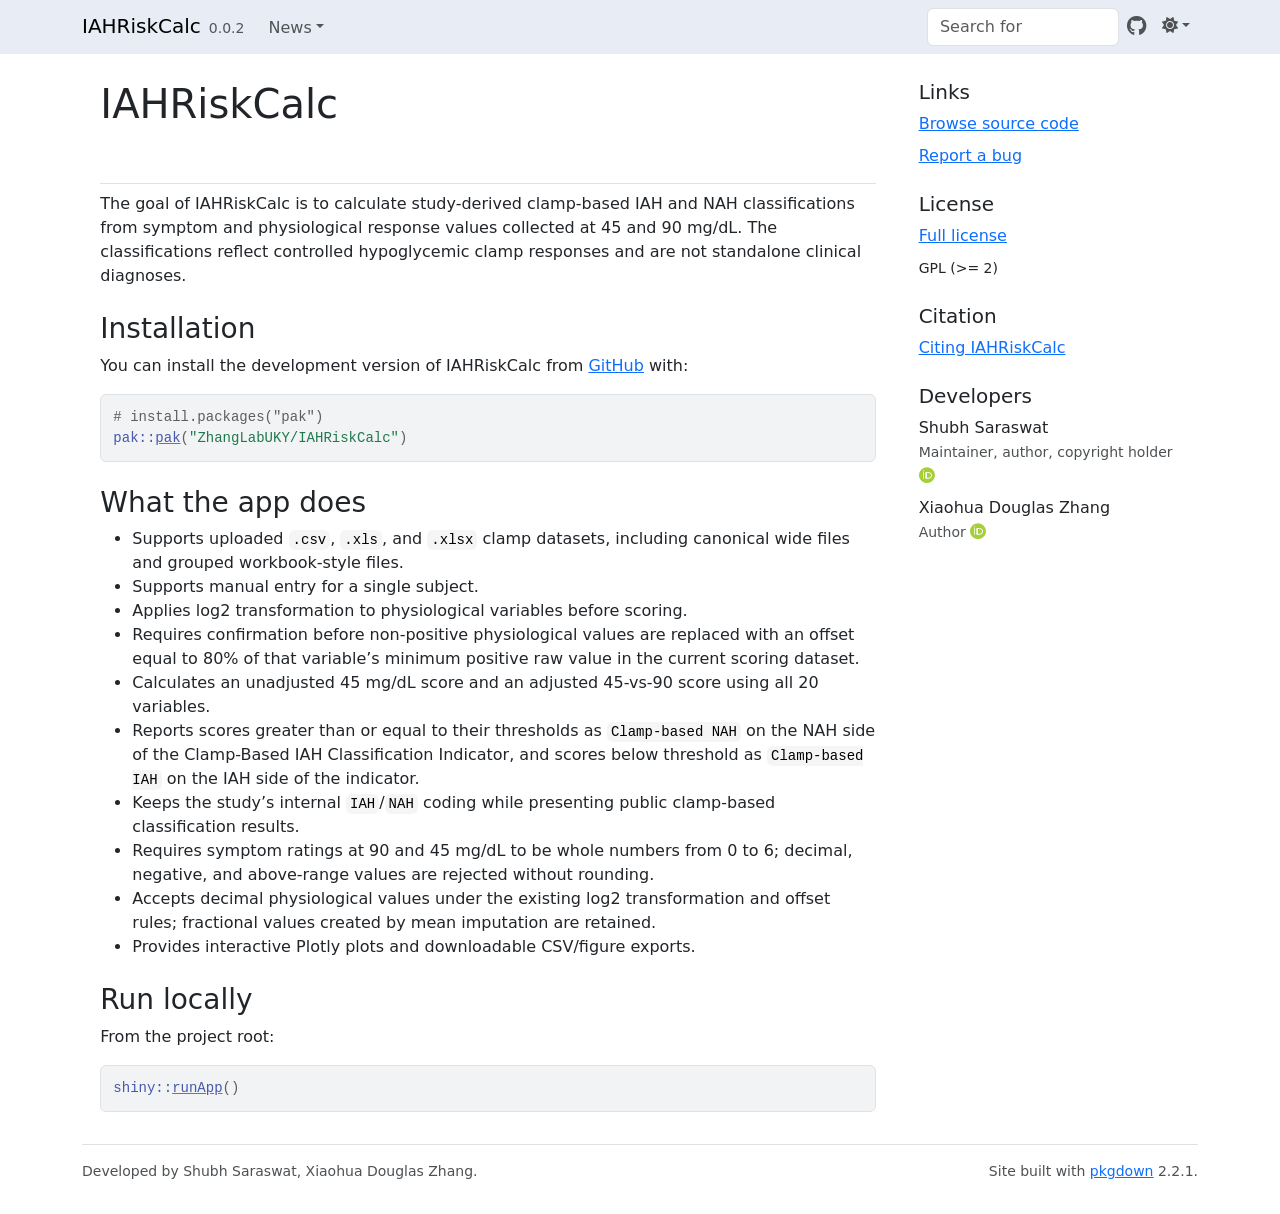
<file: index.html>
<!DOCTYPE html>
<!-- Generated by pkgdown: do not edit by hand --><html lang="en-US">
<head>
<meta http-equiv="Content-Type" content="text/html; charset=UTF-8">
<meta charset="utf-8">
<meta http-equiv="X-UA-Compatible" content="IE=edge">
<meta name="viewport" content="width=device-width, initial-scale=1, shrink-to-fit=no">
<title>Clamp-Based IAH Classification Calculator • IAHRiskCalc</title>
<script src="lightswitch.js"></script><script src="deps/jquery-3.6.0/jquery-3.6.0.min.js"></script><meta name="viewport" content="width=device-width, initial-scale=1, shrink-to-fit=no">
<link href="deps/bootstrap-5.3.8/bootstrap.min.css" rel="stylesheet">
<script src="deps/bootstrap-5.3.8/bootstrap.bundle.min.js"></script><link href="deps/font-awesome-6.5.2/css/all.min.css" rel="stylesheet">
<link href="deps/font-awesome-6.5.2/css/v4-shims.min.css" rel="stylesheet">
<script src="deps/headroom-0.11.0/headroom.min.js"></script><script src="deps/headroom-0.11.0/jQuery.headroom.min.js"></script><script src="deps/bootstrap-toc-1.0.1/bootstrap-toc.min.js"></script><script src="deps/clipboard.js-2.0.11/clipboard.min.js"></script><script src="deps/search-1.0.0/autocomplete.jquery.min.js"></script><script src="deps/search-1.0.0/fuse.min.js"></script><script src="deps/search-1.0.0/mark.min.js"></script><!-- pkgdown --><script src="pkgdown.js"></script><meta property="og:title" content="Clamp-Based IAH Classification Calculator">
<meta name="description" content="Shiny application for calculating study-derived, clamp-based IAH and NAH classifications from uploaded or manually entered physiological and symptom response data. Classifications reflect controlled hypoglycemic clamp responses and are not standalone clinical diagnoses.">
<meta property="og:description" content="Shiny application for calculating study-derived, clamp-based IAH and NAH classifications from uploaded or manually entered physiological and symptom response data. Classifications reflect controlled hypoglycemic clamp responses and are not standalone clinical diagnoses.">
</head>
<body>
    <a href="#main" class="visually-hidden-focusable">Skip to contents</a>


    <nav class="navbar navbar-expand-lg fixed-top " aria-label="Site navigation"><div class="container">

    <a class="navbar-brand me-2" href="index.html">IAHRiskCalc</a>

    <small class="nav-text text-muted me-auto" data-bs-toggle="tooltip" data-bs-placement="bottom" title="Released version">0.0.2</small>


    <button class="navbar-toggler" type="button" data-bs-toggle="collapse" data-bs-target="#navbar" aria-controls="navbar" aria-expanded="false" aria-label="Toggle navigation">
      <span class="navbar-toggler-icon"></span>
    </button>

    <div id="navbar" class="collapse navbar-collapse ms-3">
      <ul class="navbar-nav me-auto">
<li class="nav-item dropdown">
  <button class="nav-link dropdown-toggle" type="button" id="dropdown-news" data-bs-toggle="dropdown" aria-expanded="false" aria-haspopup="true">News</button>
  <ul class="dropdown-menu" aria-labelledby="dropdown-news">
<li><a class="dropdown-item" href="news/index.html">Changelog</a></li>
  </ul>
</li>
      </ul>
<ul class="navbar-nav">
<li class="nav-item"><form class="form-inline" role="search">
 <input class="form-control" type="search" name="search-input" id="search-input" autocomplete="off" aria-label="Search site" placeholder="Search for" data-search-index="search.json">
</form></li>
<li class="nav-item"><a class="external-link nav-link" href="https://github.com/ZhangLabUKY/IAHRiskCalc/" aria-label="GitHub"><span class="fa fab fa-github fa-lg"></span></a></li>
<li class="nav-item dropdown">
  <button class="nav-link dropdown-toggle" type="button" id="dropdown-lightswitch" data-bs-toggle="dropdown" aria-expanded="false" aria-haspopup="true" aria-label="Light switch"><span class="fa fa-sun"></span></button>
  <ul class="dropdown-menu dropdown-menu-end" aria-labelledby="dropdown-lightswitch">
<li><button class="dropdown-item" data-bs-theme-value="light"><span class="fa fa-sun"></span> Light</button></li>
    <li><button class="dropdown-item" data-bs-theme-value="dark"><span class="fa fa-moon"></span> Dark</button></li>
    <li><button class="dropdown-item" data-bs-theme-value="auto"><span class="fa fa-adjust"></span> Auto</button></li>
  </ul>
</li>
      </ul>
</div>


  </div>
</nav><div class="container template-home">
<div class="row">
  <main id="main" class="col-md-9"><div class="section level1">
<div class="page-header"><h1 id="iahriskcalc">IAHRiskCalc<a class="anchor" aria-label="anchor" href="#iahriskcalc"></a>
</h1></div>
<!-- badges: start -->

<p>The goal of IAHRiskCalc is to calculate study-derived clamp-based IAH and NAH classifications from symptom and physiological response values collected at 45 and 90 mg/dL. The classifications reflect controlled hypoglycemic clamp responses and are not standalone clinical diagnoses.</p>
<div class="section level2">
<h2 id="installation">Installation<a class="anchor" aria-label="anchor" href="#installation"></a>
</h2>
<p>You can install the development version of IAHRiskCalc from <a href="https://github.com/ZhangLabUKY/IAHRiskCalc" class="external-link">GitHub</a> with:</p>
<div class="sourceCode" id="cb1"><pre class="downlit sourceCode r">
<code class="sourceCode R"><span><span class="co"># install.packages("pak")</span></span>
<span><span class="fu">pak</span><span class="fu">::</span><span class="fu"><a href="https://pak.r-lib.org/reference/pak.html" class="external-link">pak</a></span><span class="op">(</span><span class="st">"ZhangLabUKY/IAHRiskCalc"</span><span class="op">)</span></span></code></pre></div>
</div>
<div class="section level2">
<h2 id="what-the-app-does">What the app does<a class="anchor" aria-label="anchor" href="#what-the-app-does"></a>
</h2>
<ul>
<li>Supports uploaded <code>.csv</code>, <code>.xls</code>, and <code>.xlsx</code> clamp datasets, including canonical wide files and grouped workbook-style files.</li>
<li>Supports manual entry for a single subject.</li>
<li>Applies log2 transformation to physiological variables before scoring.</li>
<li>Requires confirmation before non-positive physiological values are replaced with an offset equal to 80% of that variable’s minimum positive raw value in the current scoring dataset.</li>
<li>Calculates an unadjusted 45 mg/dL score and an adjusted 45-vs-90 score using all 20 variables.</li>
<li>Reports scores greater than or equal to their thresholds as <code>Clamp-based NAH</code> on the NAH side of the Clamp-Based IAH Classification Indicator, and scores below threshold as <code>Clamp-based IAH</code> on the IAH side of the indicator.</li>
<li>Keeps the study’s internal <code>IAH</code>/<code>NAH</code> coding while presenting public clamp-based classification results.</li>
<li>Requires symptom ratings at 90 and 45 mg/dL to be whole numbers from 0 to 6; decimal, negative, and above-range values are rejected without rounding.</li>
<li>Accepts decimal physiological values under the existing log2 transformation and offset rules; fractional values created by mean imputation are retained.</li>
<li>Provides interactive Plotly plots and downloadable CSV/figure exports.</li>
</ul>
</div>
<div class="section level2">
<h2 id="run-locally">Run locally<a class="anchor" aria-label="anchor" href="#run-locally"></a>
</h2>
<p>From the project root:</p>
<div class="sourceCode" id="cb2"><pre class="downlit sourceCode r">
<code class="sourceCode R"><span><span class="fu">shiny</span><span class="fu">::</span><span class="fu"><a href="https://rdrr.io/pkg/shiny/man/runApp.html" class="external-link">runApp</a></span><span class="op">(</span><span class="op">)</span></span></code></pre></div>
</div>
</div>
  </main><aside class="col-md-3"><div class="links">
<h2 data-toc-skip>Links</h2>
<ul class="list-unstyled">
<li><a href="https://github.com/ZhangLabUKY/IAHRiskCalc/" class="external-link">Browse source code</a></li>
<li><a href="https://github.com/ZhangLabUKY/IAHRiskCalc/issues" class="external-link">Report a bug</a></li>
</ul>
</div>

<div class="license">
<h2 data-toc-skip>License</h2>
<ul class="list-unstyled">
<li><a href="LICENSE.html">Full license</a></li>
<li><small>GPL (&gt;= 2)</small></li>
</ul>
</div>


<div class="citation">
<h2 data-toc-skip>Citation</h2>
<ul class="list-unstyled">
<li><a href="authors.html#citation">Citing IAHRiskCalc</a></li>
</ul>
</div>

<div class="developers">
<h2 data-toc-skip>Developers</h2>
<ul class="list-unstyled">
<li>Shubh Saraswat <br><small class="roles"> Maintainer, author, copyright holder </small> <a href="https://orcid.org/0009-0009-2359-1484" target="orcid.widget" aria-label="ORCID" class="external-link"><span class="fab fa-orcid orcid" aria-hidden="true"></span></a>  </li>
<li>Xiaohua Douglas Zhang <br><small class="roles"> Author </small> <a href="https://orcid.org/0000-0002-2486-7931" target="orcid.widget" aria-label="ORCID" class="external-link"><span class="fab fa-orcid orcid" aria-hidden="true"></span></a>  </li>
</ul>
</div>



  </aside>
</div>


    <footer><div class="pkgdown-footer-left">
  <p>Developed by Shubh Saraswat, Xiaohua Douglas Zhang.</p>
</div>

<div class="pkgdown-footer-right">
  <p>Site built with <a href="https://pkgdown.r-lib.org/" class="external-link">pkgdown</a> 2.2.1.</p>
</div>

    </footer>
</div>





  </body>
</html>
</file>
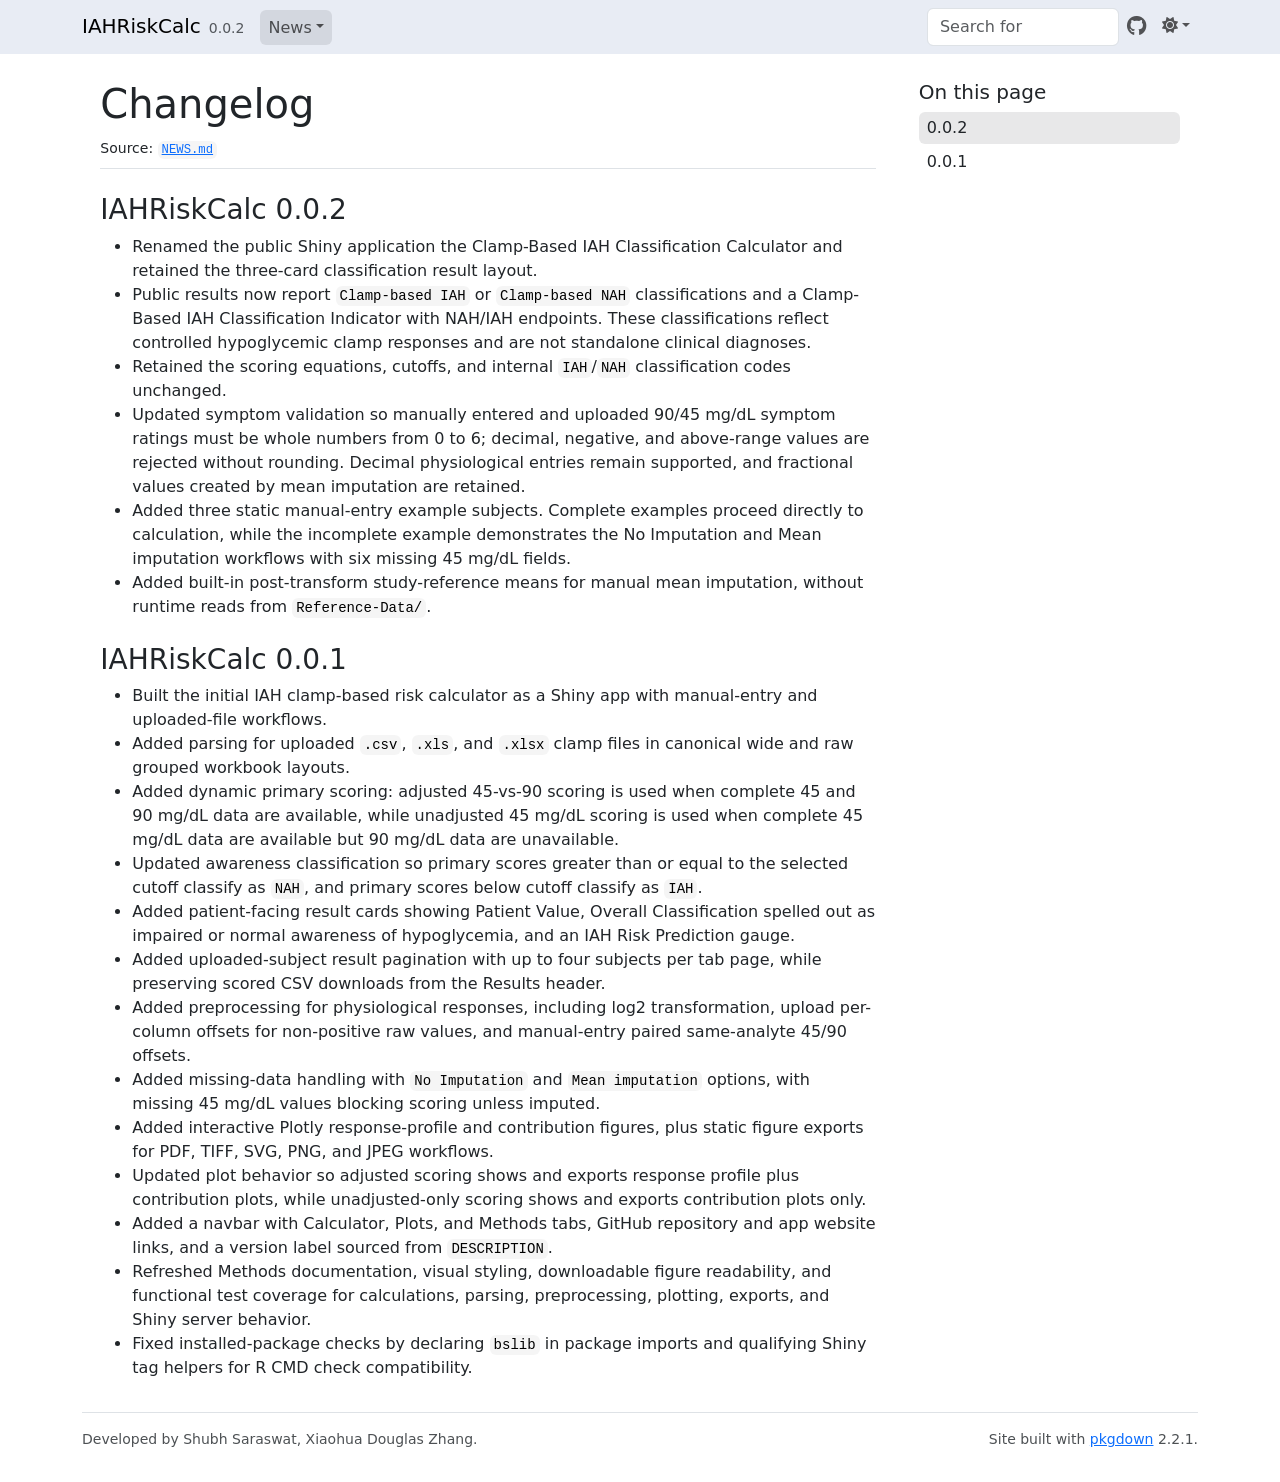
<file: news/index.html>
<!DOCTYPE html>
<!-- Generated by pkgdown: do not edit by hand --><html lang="en-US"><head><meta http-equiv="Content-Type" content="text/html; charset=UTF-8"><meta charset="utf-8"><meta http-equiv="X-UA-Compatible" content="IE=edge"><meta name="viewport" content="width=device-width, initial-scale=1, shrink-to-fit=no"><title>Changelog • IAHRiskCalc</title><script src="../lightswitch.js"></script><script src="../deps/jquery-3.6.0/jquery-3.6.0.min.js"></script><meta name="viewport" content="width=device-width, initial-scale=1, shrink-to-fit=no"><link href="../deps/bootstrap-5.3.8/bootstrap.min.css" rel="stylesheet"><script src="../deps/bootstrap-5.3.8/bootstrap.bundle.min.js"></script><link href="../deps/font-awesome-6.5.2/css/all.min.css" rel="stylesheet"><link href="../deps/font-awesome-6.5.2/css/v4-shims.min.css" rel="stylesheet"><script src="../deps/headroom-0.11.0/headroom.min.js"></script><script src="../deps/headroom-0.11.0/jQuery.headroom.min.js"></script><script src="../deps/bootstrap-toc-1.0.1/bootstrap-toc.min.js"></script><script src="../deps/clipboard.js-2.0.11/clipboard.min.js"></script><script src="../deps/search-1.0.0/autocomplete.jquery.min.js"></script><script src="../deps/search-1.0.0/fuse.min.js"></script><script src="../deps/search-1.0.0/mark.min.js"></script><!-- pkgdown --><script src="../pkgdown.js"></script><meta property="og:title" content="Changelog"></head><body>
    <a href="#main" class="visually-hidden-focusable">Skip to contents</a>


    <nav class="navbar navbar-expand-lg fixed-top " aria-label="Site navigation"><div class="container">

    <a class="navbar-brand me-2" href="../index.html">IAHRiskCalc</a>

    <small class="nav-text text-muted me-auto" data-bs-toggle="tooltip" data-bs-placement="bottom" title="Released version">0.0.2</small>


    <button class="navbar-toggler" type="button" data-bs-toggle="collapse" data-bs-target="#navbar" aria-controls="navbar" aria-expanded="false" aria-label="Toggle navigation">
      <span class="navbar-toggler-icon"></span>
    </button>

    <div id="navbar" class="collapse navbar-collapse ms-3">
      <ul class="navbar-nav me-auto"><li class="active nav-item dropdown">
  <button class="nav-link dropdown-toggle" type="button" id="dropdown-news" data-bs-toggle="dropdown" aria-expanded="false" aria-haspopup="true">News</button>
  <ul class="dropdown-menu" aria-labelledby="dropdown-news"><li><a class="dropdown-item" href="../news/index.html">Changelog</a></li>
  </ul></li>
      </ul><ul class="navbar-nav"><li class="nav-item"><form class="form-inline" role="search">
 <input class="form-control" type="search" name="search-input" id="search-input" autocomplete="off" aria-label="Search site" placeholder="Search for" data-search-index="../search.json"></form></li>
<li class="nav-item"><a class="external-link nav-link" href="https://github.com/ZhangLabUKY/IAHRiskCalc/" aria-label="GitHub"><span class="fa fab fa-github fa-lg"></span></a></li>
<li class="nav-item dropdown">
  <button class="nav-link dropdown-toggle" type="button" id="dropdown-lightswitch" data-bs-toggle="dropdown" aria-expanded="false" aria-haspopup="true" aria-label="Light switch"><span class="fa fa-sun"></span></button>
  <ul class="dropdown-menu dropdown-menu-end" aria-labelledby="dropdown-lightswitch"><li><button class="dropdown-item" data-bs-theme-value="light"><span class="fa fa-sun"></span> Light</button></li>
    <li><button class="dropdown-item" data-bs-theme-value="dark"><span class="fa fa-moon"></span> Dark</button></li>
    <li><button class="dropdown-item" data-bs-theme-value="auto"><span class="fa fa-adjust"></span> Auto</button></li>
  </ul></li>
      </ul></div>


  </div>
</nav><div class="container template-news">
<div class="row">
  <main id="main" class="col-md-9"><div class="page-header">

      <h1>Changelog</h1>
      <small>Source: <a href="https://github.com/ZhangLabUKY/IAHRiskCalc/blob/master/NEWS.md" class="external-link"><code>NEWS.md</code></a></small>
    </div>

    <div class="section level2">
<h2 class="pkg-version" data-toc-text="0.0.2" id="iahriskcalc-002">IAHRiskCalc 0.0.2<a class="anchor" aria-label="anchor" href="#iahriskcalc-002"></a></h2>
<ul><li>Renamed the public Shiny application the Clamp-Based IAH Classification Calculator and retained the three-card classification result layout.</li>
<li>Public results now report <code>Clamp-based IAH</code> or <code>Clamp-based NAH</code> classifications and a Clamp-Based IAH Classification Indicator with NAH/IAH endpoints. These classifications reflect controlled hypoglycemic clamp responses and are not standalone clinical diagnoses.</li>
<li>Retained the scoring equations, cutoffs, and internal <code>IAH</code>/<code>NAH</code> classification codes unchanged.</li>
<li>Updated symptom validation so manually entered and uploaded 90/45 mg/dL symptom ratings must be whole numbers from 0 to 6; decimal, negative, and above-range values are rejected without rounding. Decimal physiological entries remain supported, and fractional values created by mean imputation are retained.</li>
<li>Added three static manual-entry example subjects. Complete examples proceed directly to calculation, while the incomplete example demonstrates the No Imputation and Mean imputation workflows with six missing 45 mg/dL fields.</li>
<li>Added built-in post-transform study-reference means for manual mean imputation, without runtime reads from <code>Reference-Data/</code>.</li>
</ul></div>
    <div class="section level2">
<h2 class="pkg-version" data-toc-text="0.0.1" id="iahriskcalc-001">IAHRiskCalc 0.0.1<a class="anchor" aria-label="anchor" href="#iahriskcalc-001"></a></h2>
<ul><li>Built the initial IAH clamp-based risk calculator as a Shiny app with manual-entry and uploaded-file workflows.</li>
<li>Added parsing for uploaded <code>.csv</code>, <code>.xls</code>, and <code>.xlsx</code> clamp files in canonical wide and raw grouped workbook layouts.</li>
<li>Added dynamic primary scoring: adjusted 45-vs-90 scoring is used when complete 45 and 90 mg/dL data are available, while unadjusted 45 mg/dL scoring is used when complete 45 mg/dL data are available but 90 mg/dL data are unavailable.</li>
<li>Updated awareness classification so primary scores greater than or equal to the selected cutoff classify as <code>NAH</code>, and primary scores below cutoff classify as <code>IAH</code>.</li>
<li>Added patient-facing result cards showing Patient Value, Overall Classification spelled out as impaired or normal awareness of hypoglycemia, and an IAH Risk Prediction gauge.</li>
<li>Added uploaded-subject result pagination with up to four subjects per tab page, while preserving scored CSV downloads from the Results header.</li>
<li>Added preprocessing for physiological responses, including log2 transformation, upload per-column offsets for non-positive raw values, and manual-entry paired same-analyte 45/90 offsets.</li>
<li>Added missing-data handling with <code>No Imputation</code> and <code>Mean imputation</code> options, with missing 45 mg/dL values blocking scoring unless imputed.</li>
<li>Added interactive Plotly response-profile and contribution figures, plus static figure exports for PDF, TIFF, SVG, PNG, and JPEG workflows.</li>
<li>Updated plot behavior so adjusted scoring shows and exports response profile plus contribution plots, while unadjusted-only scoring shows and exports contribution plots only.</li>
<li>Added a navbar with Calculator, Plots, and Methods tabs, GitHub repository and app website links, and a version label sourced from <code>DESCRIPTION</code>.</li>
<li>Refreshed Methods documentation, visual styling, downloadable figure readability, and functional test coverage for calculations, parsing, preprocessing, plotting, exports, and Shiny server behavior.</li>
<li>Fixed installed-package checks by declaring <code>bslib</code> in package imports and qualifying Shiny tag helpers for R CMD check compatibility.</li>
</ul></div>
  </main><aside class="col-md-3"><nav id="toc" aria-label="Table of contents"><h2>On this page</h2>
    </nav></aside></div>


    <footer><div class="pkgdown-footer-left">
  <p>Developed by Shubh Saraswat, Xiaohua Douglas Zhang.</p>
</div>

<div class="pkgdown-footer-right">
  <p>Site built with <a href="https://pkgdown.r-lib.org/" class="external-link">pkgdown</a> 2.2.1.</p>
</div>

    </footer></div>





  </body></html>
</file>
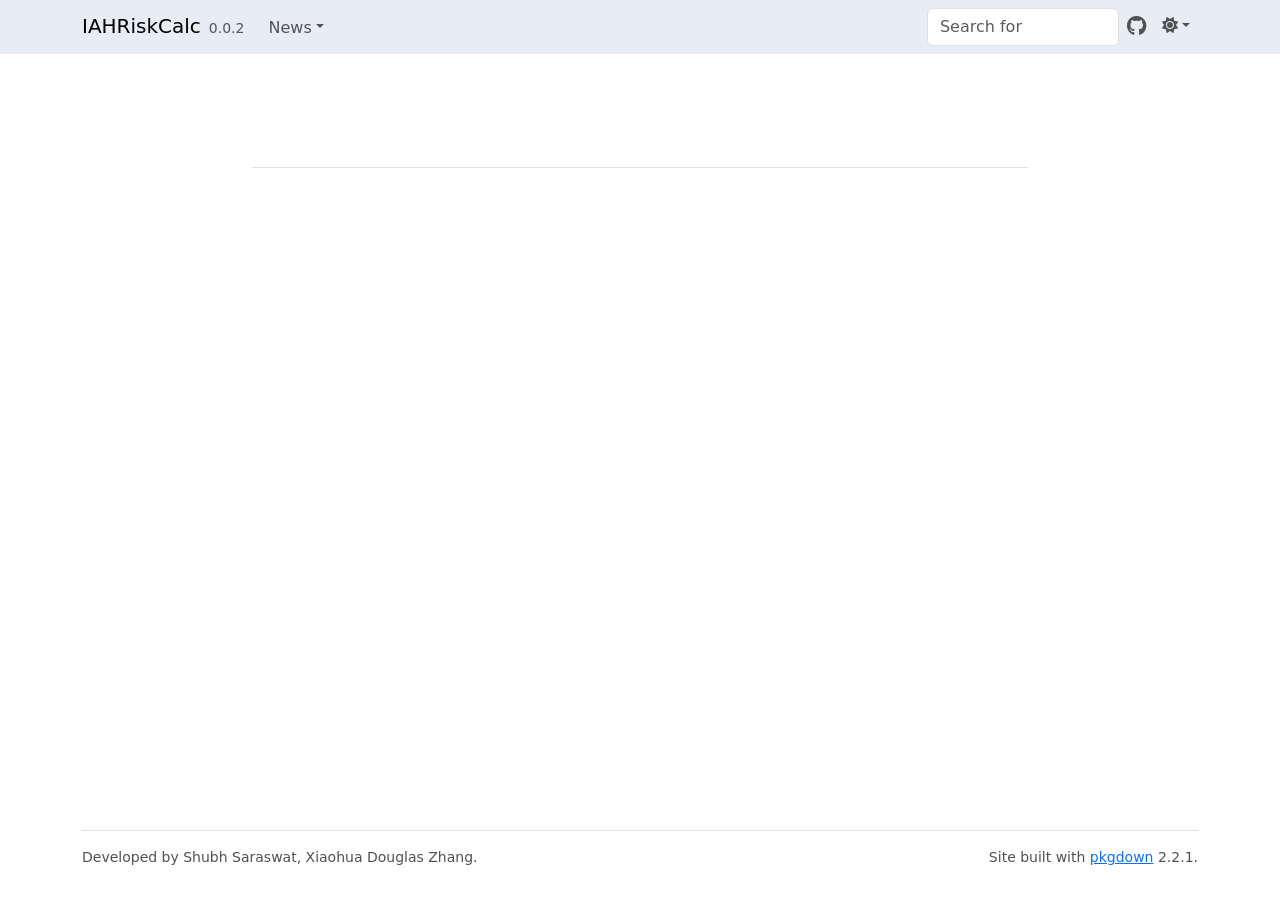
<file: reference/index.html>
<!DOCTYPE html>
<!-- Generated by pkgdown: do not edit by hand --><html lang="en-US"><head><meta http-equiv="Content-Type" content="text/html; charset=UTF-8"><meta charset="utf-8"><meta http-equiv="X-UA-Compatible" content="IE=edge"><meta name="viewport" content="width=device-width, initial-scale=1, shrink-to-fit=no"><title> • IAHRiskCalc</title><script src="../lightswitch.js"></script><script src="../deps/jquery-3.6.0/jquery-3.6.0.min.js"></script><meta name="viewport" content="width=device-width, initial-scale=1, shrink-to-fit=no"><link href="../deps/bootstrap-5.3.8/bootstrap.min.css" rel="stylesheet"><script src="../deps/bootstrap-5.3.8/bootstrap.bundle.min.js"></script><link href="../deps/font-awesome-6.5.2/css/all.min.css" rel="stylesheet"><link href="../deps/font-awesome-6.5.2/css/v4-shims.min.css" rel="stylesheet"><script src="../deps/headroom-0.11.0/headroom.min.js"></script><script src="../deps/headroom-0.11.0/jQuery.headroom.min.js"></script><script src="../deps/bootstrap-toc-1.0.1/bootstrap-toc.min.js"></script><script src="../deps/clipboard.js-2.0.11/clipboard.min.js"></script><script src="../deps/search-1.0.0/autocomplete.jquery.min.js"></script><script src="../deps/search-1.0.0/fuse.min.js"></script><script src="../deps/search-1.0.0/mark.min.js"></script><!-- pkgdown --><script src="../pkgdown.js"></script><meta property="og:title" content=""></head><body>
    <a href="#main" class="visually-hidden-focusable">Skip to contents</a>


    <nav class="navbar navbar-expand-lg fixed-top " aria-label="Site navigation"><div class="container">

    <a class="navbar-brand me-2" href="../index.html">IAHRiskCalc</a>

    <small class="nav-text text-muted me-auto" data-bs-toggle="tooltip" data-bs-placement="bottom" title="Released version">0.0.2</small>


    <button class="navbar-toggler" type="button" data-bs-toggle="collapse" data-bs-target="#navbar" aria-controls="navbar" aria-expanded="false" aria-label="Toggle navigation">
      <span class="navbar-toggler-icon"></span>
    </button>

    <div id="navbar" class="collapse navbar-collapse ms-3">
      <ul class="navbar-nav me-auto"><li class="nav-item dropdown">
  <button class="nav-link dropdown-toggle" type="button" id="dropdown-news" data-bs-toggle="dropdown" aria-expanded="false" aria-haspopup="true">News</button>
  <ul class="dropdown-menu" aria-labelledby="dropdown-news"><li><a class="dropdown-item" href="../news/index.html">Changelog</a></li>
  </ul></li>
      </ul><ul class="navbar-nav"><li class="nav-item"><form class="form-inline" role="search">
 <input class="form-control" type="search" name="search-input" id="search-input" autocomplete="off" aria-label="Search site" placeholder="Search for" data-search-index="../search.json"></form></li>
<li class="nav-item"><a class="external-link nav-link" href="https://github.com/ZhangLabUKY/IAHRiskCalc/" aria-label="GitHub"><span class="fa fab fa-github fa-lg"></span></a></li>
<li class="nav-item dropdown">
  <button class="nav-link dropdown-toggle" type="button" id="dropdown-lightswitch" data-bs-toggle="dropdown" aria-expanded="false" aria-haspopup="true" aria-label="Light switch"><span class="fa fa-sun"></span></button>
  <ul class="dropdown-menu dropdown-menu-end" aria-labelledby="dropdown-lightswitch"><li><button class="dropdown-item" data-bs-theme-value="light"><span class="fa fa-sun"></span> Light</button></li>
    <li><button class="dropdown-item" data-bs-theme-value="dark"><span class="fa fa-moon"></span> Dark</button></li>
    <li><button class="dropdown-item" data-bs-theme-value="auto"><span class="fa fa-adjust"></span> Auto</button></li>
  </ul></li>
      </ul></div>


  </div>
</nav><div class="container template-reference-index">
<div class="row">
  <main id="main" class="col-md-9"><div class="page-header">

      <h1></h1>
    </div>


  </main></div>


    <footer><div class="pkgdown-footer-left">
  <p>Developed by Shubh Saraswat, Xiaohua Douglas Zhang.</p>
</div>

<div class="pkgdown-footer-right">
  <p>Site built with <a href="https://pkgdown.r-lib.org/" class="external-link">pkgdown</a> 2.2.1.</p>
</div>

    </footer></div>





  </body></html>
</file>
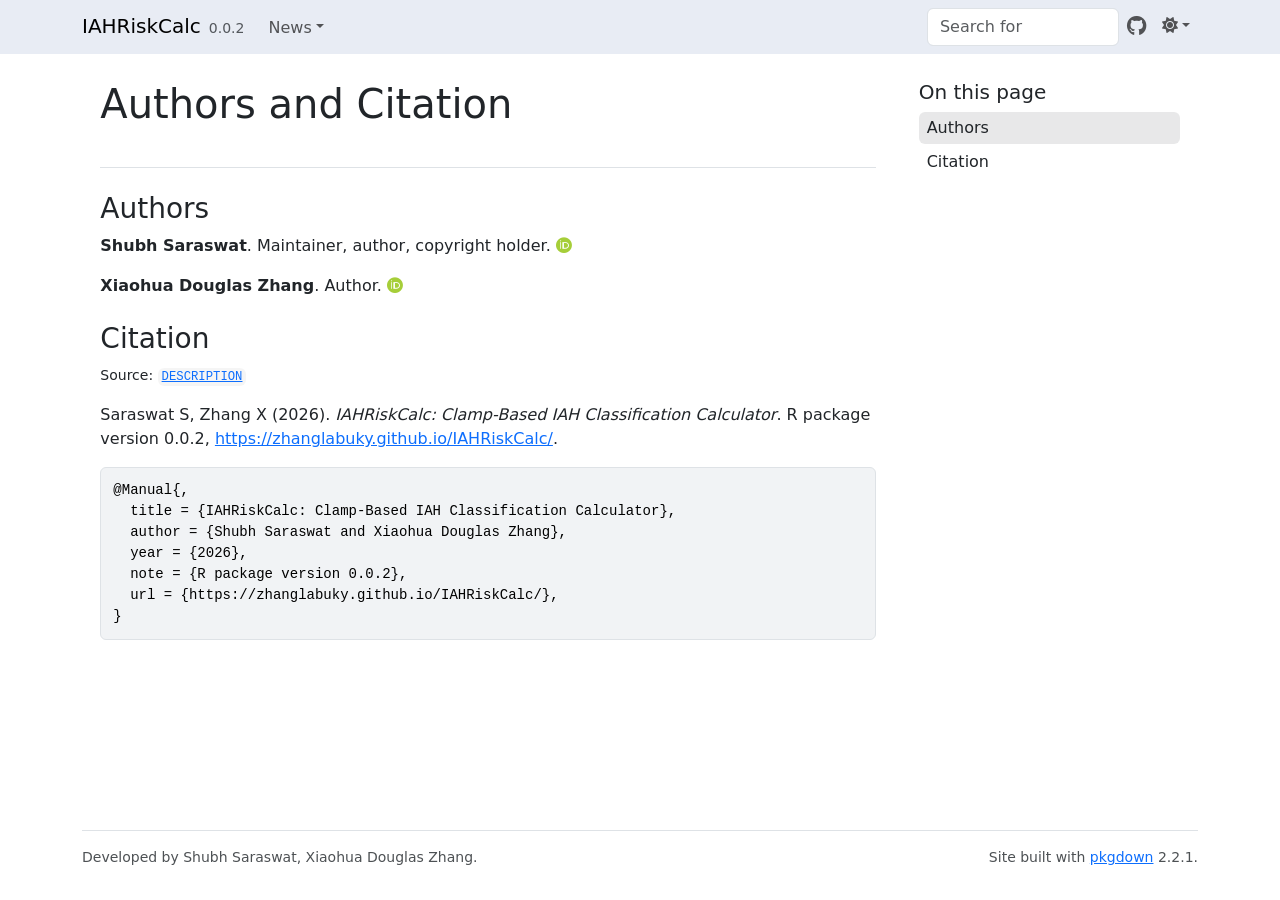
<file: authors.html>
<!DOCTYPE html>
<!-- Generated by pkgdown: do not edit by hand --><html lang="en-US"><head><meta http-equiv="Content-Type" content="text/html; charset=UTF-8"><meta charset="utf-8"><meta http-equiv="X-UA-Compatible" content="IE=edge"><meta name="viewport" content="width=device-width, initial-scale=1, shrink-to-fit=no"><title>Authors and Citation • IAHRiskCalc</title><script src="lightswitch.js"></script><script src="deps/jquery-3.6.0/jquery-3.6.0.min.js"></script><meta name="viewport" content="width=device-width, initial-scale=1, shrink-to-fit=no"><link href="deps/bootstrap-5.3.8/bootstrap.min.css" rel="stylesheet"><script src="deps/bootstrap-5.3.8/bootstrap.bundle.min.js"></script><link href="deps/font-awesome-6.5.2/css/all.min.css" rel="stylesheet"><link href="deps/font-awesome-6.5.2/css/v4-shims.min.css" rel="stylesheet"><script src="deps/headroom-0.11.0/headroom.min.js"></script><script src="deps/headroom-0.11.0/jQuery.headroom.min.js"></script><script src="deps/bootstrap-toc-1.0.1/bootstrap-toc.min.js"></script><script src="deps/clipboard.js-2.0.11/clipboard.min.js"></script><script src="deps/search-1.0.0/autocomplete.jquery.min.js"></script><script src="deps/search-1.0.0/fuse.min.js"></script><script src="deps/search-1.0.0/mark.min.js"></script><!-- pkgdown --><script src="pkgdown.js"></script><meta property="og:title" content="Authors and Citation"></head><body>
    <a href="#main" class="visually-hidden-focusable">Skip to contents</a>


    <nav class="navbar navbar-expand-lg fixed-top " aria-label="Site navigation"><div class="container">

    <a class="navbar-brand me-2" href="index.html">IAHRiskCalc</a>

    <small class="nav-text text-muted me-auto" data-bs-toggle="tooltip" data-bs-placement="bottom" title="Released version">0.0.2</small>


    <button class="navbar-toggler" type="button" data-bs-toggle="collapse" data-bs-target="#navbar" aria-controls="navbar" aria-expanded="false" aria-label="Toggle navigation">
      <span class="navbar-toggler-icon"></span>
    </button>

    <div id="navbar" class="collapse navbar-collapse ms-3">
      <ul class="navbar-nav me-auto"><li class="nav-item dropdown">
  <button class="nav-link dropdown-toggle" type="button" id="dropdown-news" data-bs-toggle="dropdown" aria-expanded="false" aria-haspopup="true">News</button>
  <ul class="dropdown-menu" aria-labelledby="dropdown-news"><li><a class="dropdown-item" href="news/index.html">Changelog</a></li>
  </ul></li>
      </ul><ul class="navbar-nav"><li class="nav-item"><form class="form-inline" role="search">
 <input class="form-control" type="search" name="search-input" id="search-input" autocomplete="off" aria-label="Search site" placeholder="Search for" data-search-index="search.json"></form></li>
<li class="nav-item"><a class="external-link nav-link" href="https://github.com/ZhangLabUKY/IAHRiskCalc/" aria-label="GitHub"><span class="fa fab fa-github fa-lg"></span></a></li>
<li class="nav-item dropdown">
  <button class="nav-link dropdown-toggle" type="button" id="dropdown-lightswitch" data-bs-toggle="dropdown" aria-expanded="false" aria-haspopup="true" aria-label="Light switch"><span class="fa fa-sun"></span></button>
  <ul class="dropdown-menu dropdown-menu-end" aria-labelledby="dropdown-lightswitch"><li><button class="dropdown-item" data-bs-theme-value="light"><span class="fa fa-sun"></span> Light</button></li>
    <li><button class="dropdown-item" data-bs-theme-value="dark"><span class="fa fa-moon"></span> Dark</button></li>
    <li><button class="dropdown-item" data-bs-theme-value="auto"><span class="fa fa-adjust"></span> Auto</button></li>
  </ul></li>
      </ul></div>


  </div>
</nav><div class="container template-citation-authors">
<div class="row">
  <main id="main" class="col-md-9"><div class="page-header">

      <h1>Authors and Citation</h1>
    </div>

    <div class="section level2">
      <h2>Authors</h2>

      <ul class="list-unstyled"><li>
          <p><strong>Shubh Saraswat</strong>. Maintainer, author, copyright holder. <a href="https://orcid.org/0009-0009-2359-1484" target="orcid.widget" aria-label="ORCID" class="external-link"><span class="fab fa-orcid orcid" aria-hidden="true"></span></a>
          </p>
        </li>
        <li>
          <p><strong>Xiaohua Douglas Zhang</strong>. Author. <a href="https://orcid.org/0000-0002-2486-7931" target="orcid.widget" aria-label="ORCID" class="external-link"><span class="fab fa-orcid orcid" aria-hidden="true"></span></a>
          </p>
        </li>
      </ul></div>

    <div class="section level2">
      <h2 id="citation">Citation</h2>
      <p><small class="dont-index">Source: <a href="https://github.com/ZhangLabUKY/IAHRiskCalc/blob/master/DESCRIPTION" class="external-link"><code>DESCRIPTION</code></a></small></p>

      <p>Saraswat S, Zhang X (2026).
<em>IAHRiskCalc: Clamp-Based IAH Classification Calculator</em>.
R package version 0.0.2, <a href="https://zhanglabuky.github.io/IAHRiskCalc/">https://zhanglabuky.github.io/IAHRiskCalc/</a>.
</p>
      <pre>@Manual{,
  title = {IAHRiskCalc: Clamp-Based IAH Classification Calculator},
  author = {Shubh Saraswat and Xiaohua Douglas Zhang},
  year = {2026},
  note = {R package version 0.0.2},
  url = {https://zhanglabuky.github.io/IAHRiskCalc/},
}</pre>
    </div>

  </main><aside class="col-md-3"><nav id="toc" aria-label="Table of contents"><h2>On this page</h2>
    </nav></aside></div>


    <footer><div class="pkgdown-footer-left">
  <p>Developed by Shubh Saraswat, Xiaohua Douglas Zhang.</p>
</div>

<div class="pkgdown-footer-right">
  <p>Site built with <a href="https://pkgdown.r-lib.org/" class="external-link">pkgdown</a> 2.2.1.</p>
</div>

    </footer></div>





  </body></html>
</file>
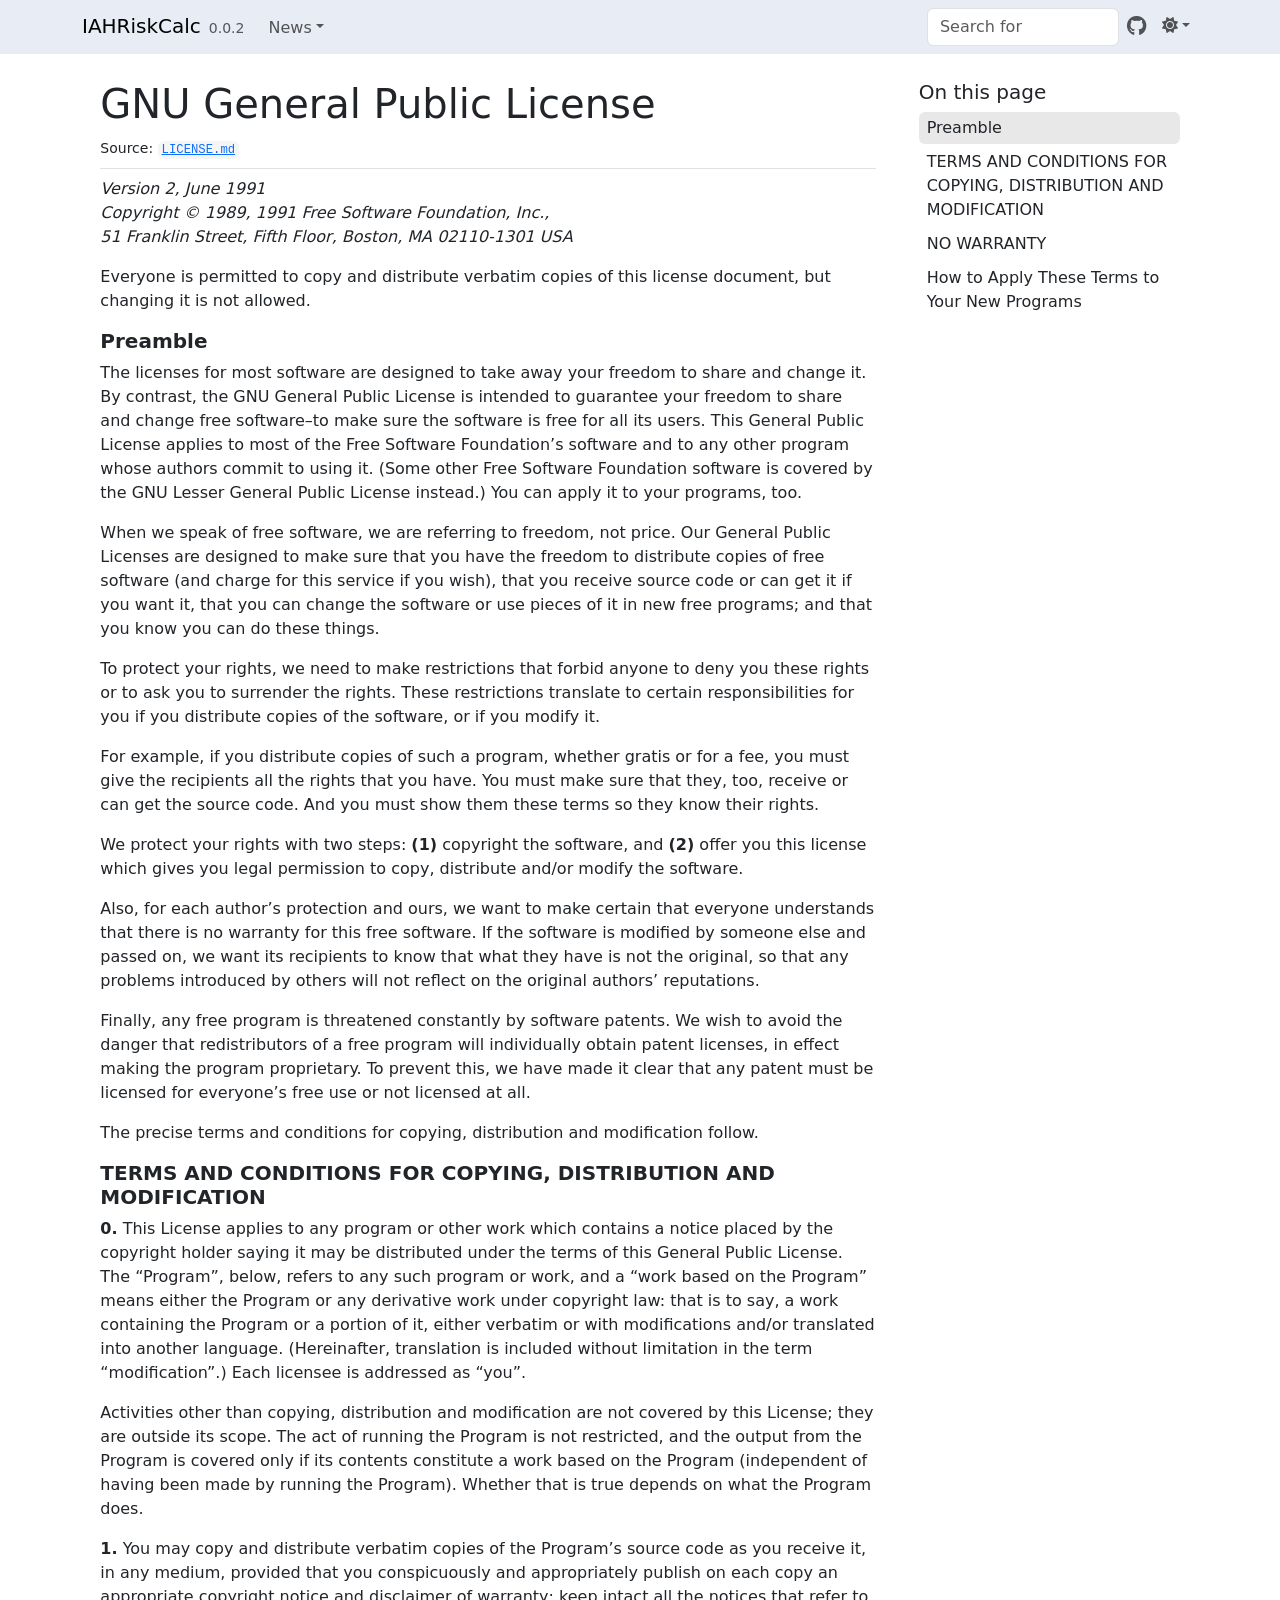
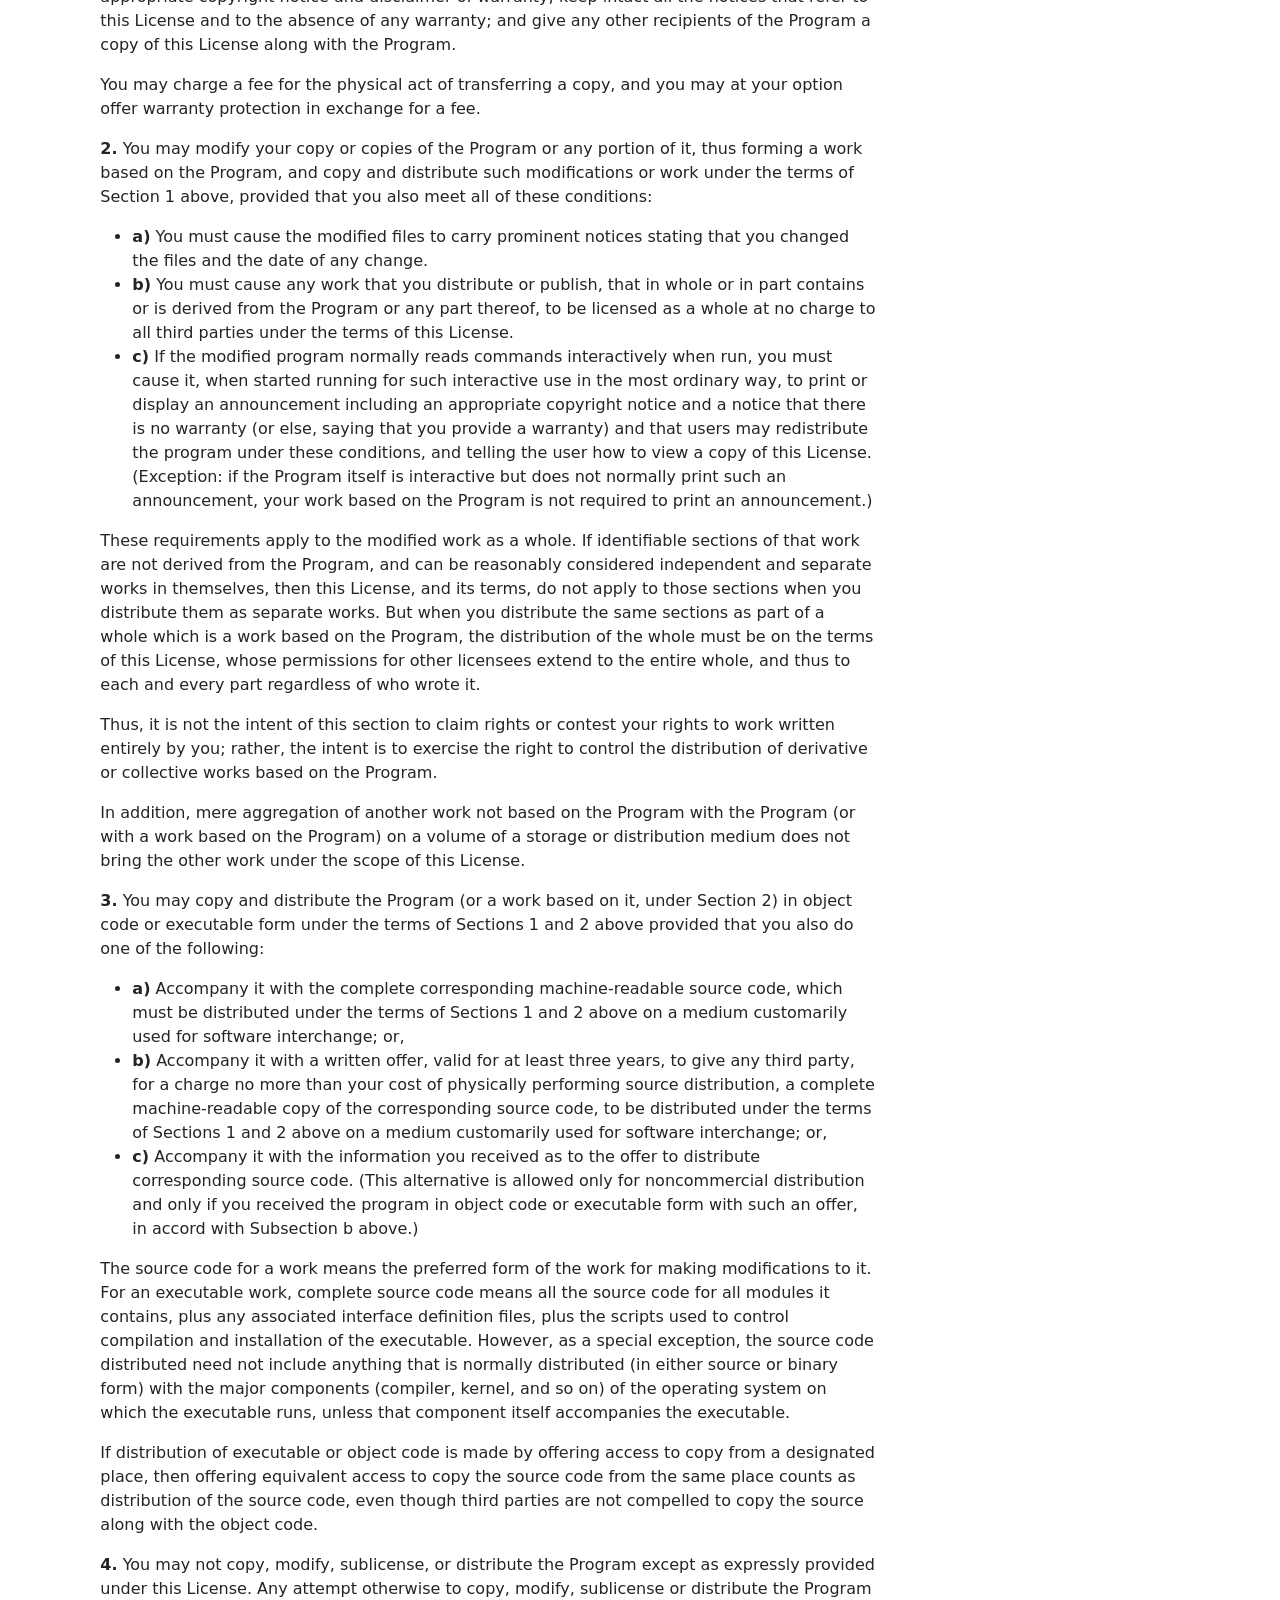
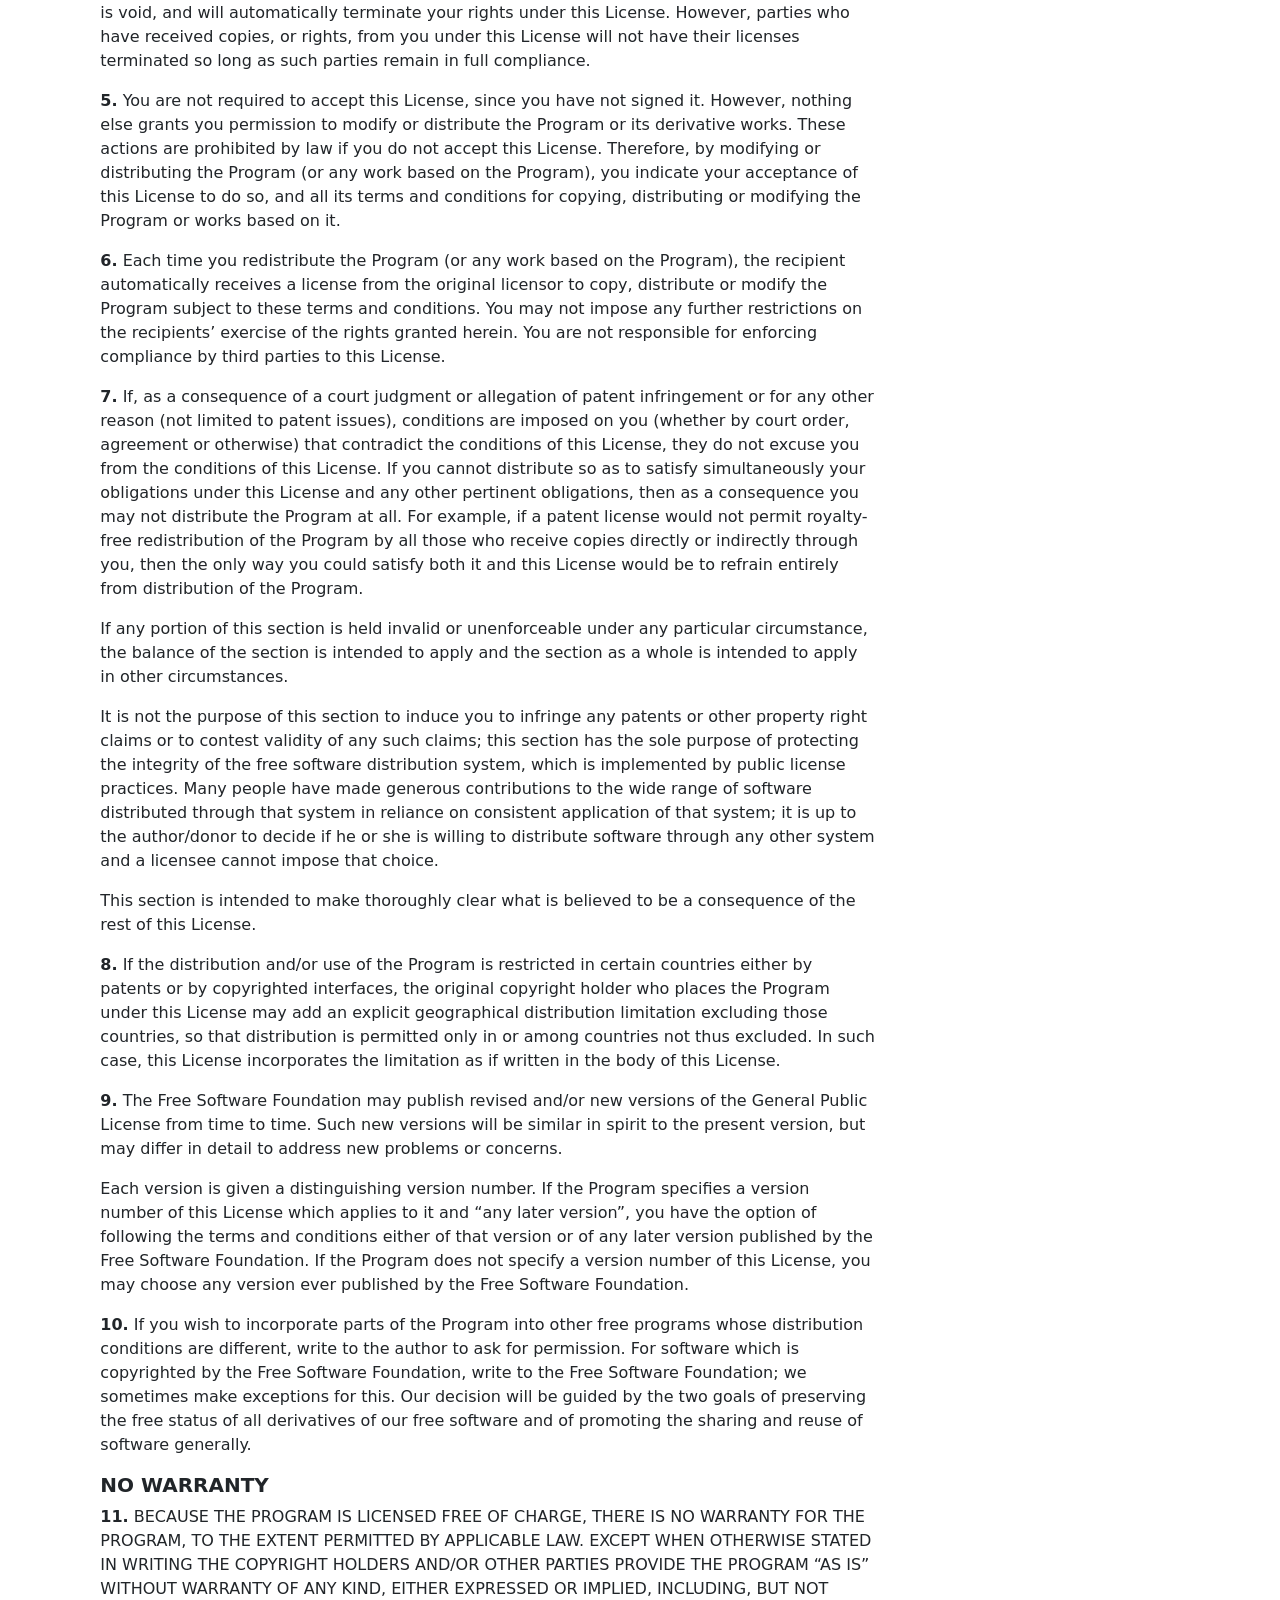
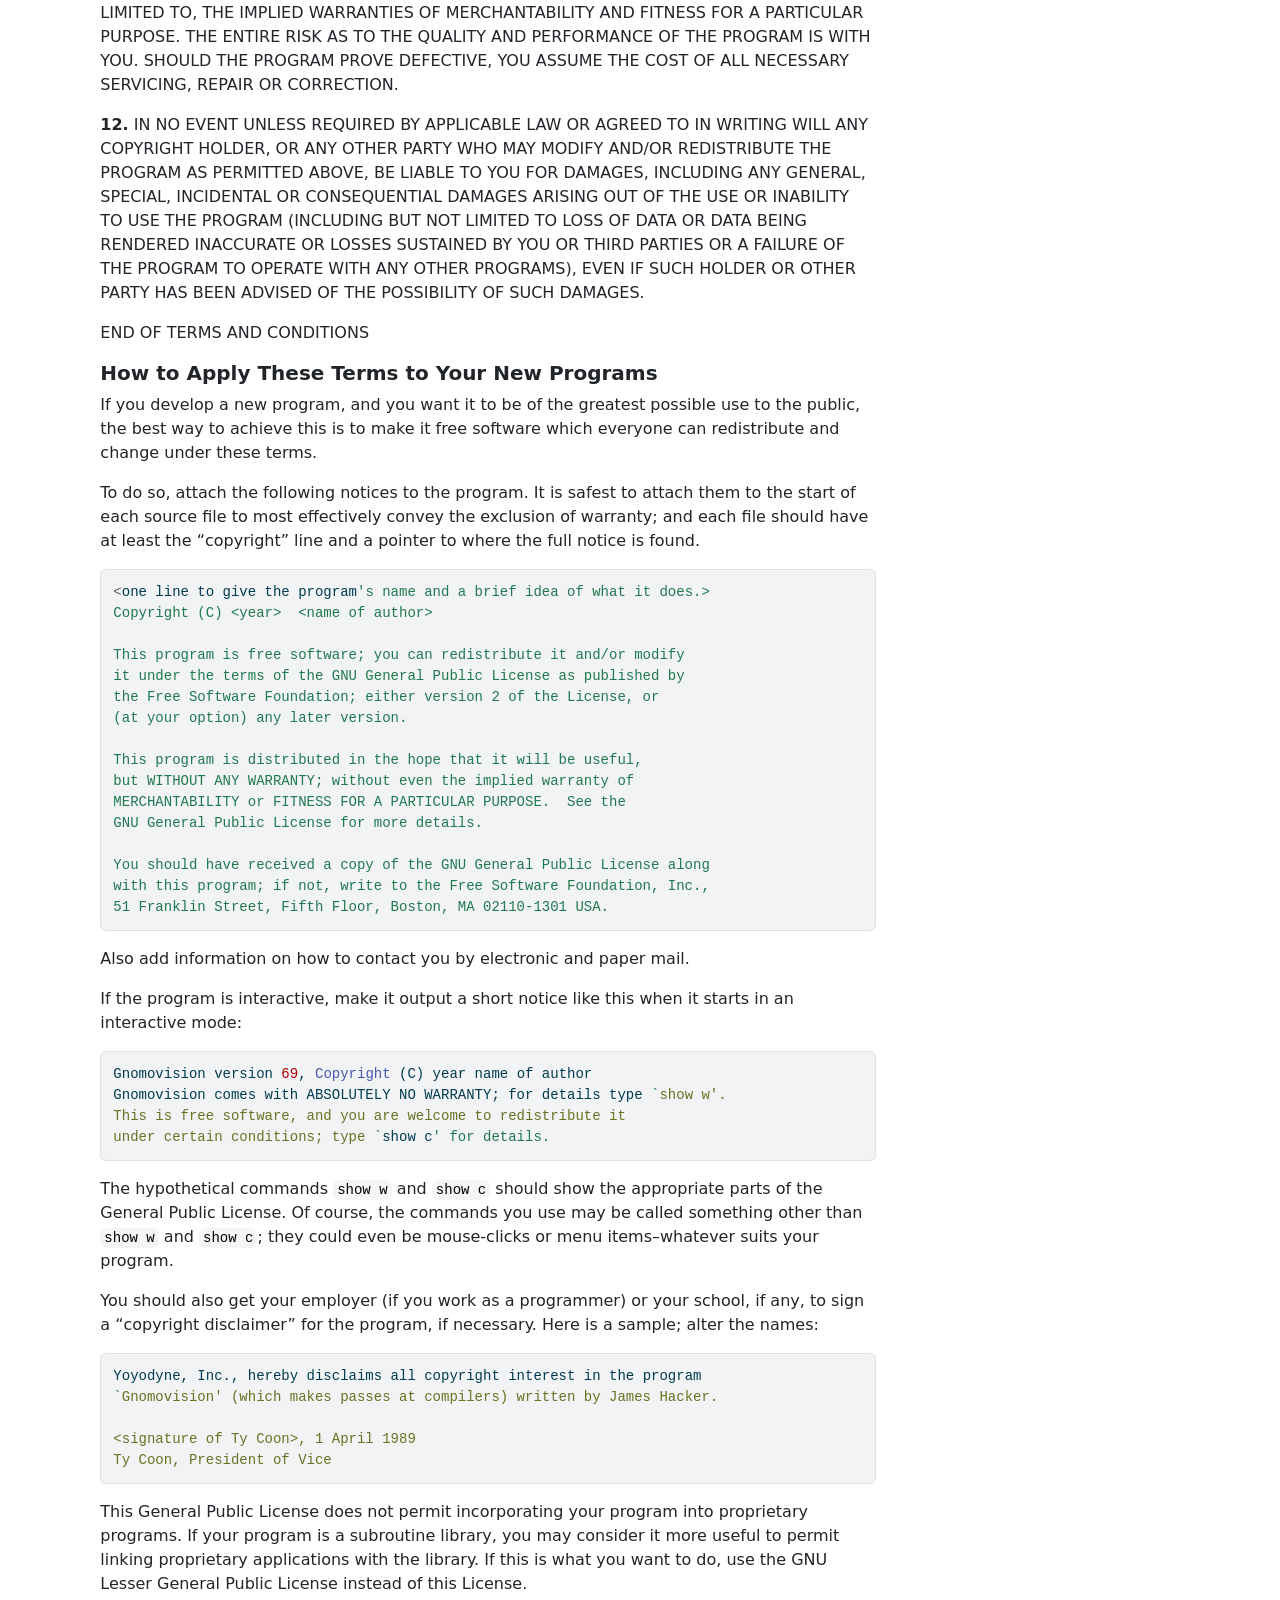
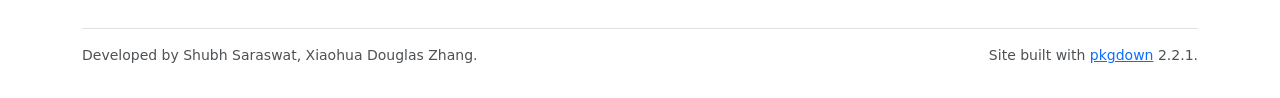
<file: LICENSE.html>
<!DOCTYPE html>
<!-- Generated by pkgdown: do not edit by hand --><html lang="en-US"><head><meta http-equiv="Content-Type" content="text/html; charset=UTF-8"><meta charset="utf-8"><meta http-equiv="X-UA-Compatible" content="IE=edge"><meta name="viewport" content="width=device-width, initial-scale=1, shrink-to-fit=no"><title>GNU General Public License • IAHRiskCalc</title><script src="lightswitch.js"></script><script src="deps/jquery-3.6.0/jquery-3.6.0.min.js"></script><meta name="viewport" content="width=device-width, initial-scale=1, shrink-to-fit=no"><link href="deps/bootstrap-5.3.8/bootstrap.min.css" rel="stylesheet"><script src="deps/bootstrap-5.3.8/bootstrap.bundle.min.js"></script><link href="deps/font-awesome-6.5.2/css/all.min.css" rel="stylesheet"><link href="deps/font-awesome-6.5.2/css/v4-shims.min.css" rel="stylesheet"><script src="deps/headroom-0.11.0/headroom.min.js"></script><script src="deps/headroom-0.11.0/jQuery.headroom.min.js"></script><script src="deps/bootstrap-toc-1.0.1/bootstrap-toc.min.js"></script><script src="deps/clipboard.js-2.0.11/clipboard.min.js"></script><script src="deps/search-1.0.0/autocomplete.jquery.min.js"></script><script src="deps/search-1.0.0/fuse.min.js"></script><script src="deps/search-1.0.0/mark.min.js"></script><!-- pkgdown --><script src="pkgdown.js"></script><meta property="og:title" content="GNU General Public License"></head><body>
    <a href="#main" class="visually-hidden-focusable">Skip to contents</a>


    <nav class="navbar navbar-expand-lg fixed-top " aria-label="Site navigation"><div class="container">

    <a class="navbar-brand me-2" href="index.html">IAHRiskCalc</a>

    <small class="nav-text text-muted me-auto" data-bs-toggle="tooltip" data-bs-placement="bottom" title="Released version">0.0.2</small>


    <button class="navbar-toggler" type="button" data-bs-toggle="collapse" data-bs-target="#navbar" aria-controls="navbar" aria-expanded="false" aria-label="Toggle navigation">
      <span class="navbar-toggler-icon"></span>
    </button>

    <div id="navbar" class="collapse navbar-collapse ms-3">
      <ul class="navbar-nav me-auto"><li class="nav-item dropdown">
  <button class="nav-link dropdown-toggle" type="button" id="dropdown-news" data-bs-toggle="dropdown" aria-expanded="false" aria-haspopup="true">News</button>
  <ul class="dropdown-menu" aria-labelledby="dropdown-news"><li><a class="dropdown-item" href="news/index.html">Changelog</a></li>
  </ul></li>
      </ul><ul class="navbar-nav"><li class="nav-item"><form class="form-inline" role="search">
 <input class="form-control" type="search" name="search-input" id="search-input" autocomplete="off" aria-label="Search site" placeholder="Search for" data-search-index="search.json"></form></li>
<li class="nav-item"><a class="external-link nav-link" href="https://github.com/ZhangLabUKY/IAHRiskCalc/" aria-label="GitHub"><span class="fa fab fa-github fa-lg"></span></a></li>
<li class="nav-item dropdown">
  <button class="nav-link dropdown-toggle" type="button" id="dropdown-lightswitch" data-bs-toggle="dropdown" aria-expanded="false" aria-haspopup="true" aria-label="Light switch"><span class="fa fa-sun"></span></button>
  <ul class="dropdown-menu dropdown-menu-end" aria-labelledby="dropdown-lightswitch"><li><button class="dropdown-item" data-bs-theme-value="light"><span class="fa fa-sun"></span> Light</button></li>
    <li><button class="dropdown-item" data-bs-theme-value="dark"><span class="fa fa-moon"></span> Dark</button></li>
    <li><button class="dropdown-item" data-bs-theme-value="auto"><span class="fa fa-adjust"></span> Auto</button></li>
  </ul></li>
      </ul></div>


  </div>
</nav><div class="container template-title-body">
<div class="row">
  <main id="main" class="col-md-9"><div class="page-header">

      <h1>GNU General Public License</h1>
      <small class="dont-index">Source: <a href="https://github.com/ZhangLabUKY/IAHRiskCalc/blob/master/LICENSE.md" class="external-link"><code>LICENSE.md</code></a></small>
    </div>

<div id="gnu-general-public-license" class="section level1">

<p><em>Version 2, June 1991</em><br><em>Copyright © 1989, 1991 Free Software Foundation, Inc.,</em><br><em>51 Franklin Street, Fifth Floor, Boston, MA 02110-1301 USA</em></p>
<p>Everyone is permitted to copy and distribute verbatim copies of this license document, but changing it is not allowed.</p>
<div class="section level3">
<h3 id="preamble">Preamble<a class="anchor" aria-label="anchor" href="#preamble"></a></h3>
<p>The licenses for most software are designed to take away your freedom to share and change it. By contrast, the GNU General Public License is intended to guarantee your freedom to share and change free software–to make sure the software is free for all its users. This General Public License applies to most of the Free Software Foundation’s software and to any other program whose authors commit to using it. (Some other Free Software Foundation software is covered by the GNU Lesser General Public License instead.) You can apply it to your programs, too.</p>
<p>When we speak of free software, we are referring to freedom, not price. Our General Public Licenses are designed to make sure that you have the freedom to distribute copies of free software (and charge for this service if you wish), that you receive source code or can get it if you want it, that you can change the software or use pieces of it in new free programs; and that you know you can do these things.</p>
<p>To protect your rights, we need to make restrictions that forbid anyone to deny you these rights or to ask you to surrender the rights. These restrictions translate to certain responsibilities for you if you distribute copies of the software, or if you modify it.</p>
<p>For example, if you distribute copies of such a program, whether gratis or for a fee, you must give the recipients all the rights that you have. You must make sure that they, too, receive or can get the source code. And you must show them these terms so they know their rights.</p>
<p>We protect your rights with two steps: <strong>(1)</strong> copyright the software, and <strong>(2)</strong> offer you this license which gives you legal permission to copy, distribute and/or modify the software.</p>
<p>Also, for each author’s protection and ours, we want to make certain that everyone understands that there is no warranty for this free software. If the software is modified by someone else and passed on, we want its recipients to know that what they have is not the original, so that any problems introduced by others will not reflect on the original authors’ reputations.</p>
<p>Finally, any free program is threatened constantly by software patents. We wish to avoid the danger that redistributors of a free program will individually obtain patent licenses, in effect making the program proprietary. To prevent this, we have made it clear that any patent must be licensed for everyone’s free use or not licensed at all.</p>
<p>The precise terms and conditions for copying, distribution and modification follow.</p>
</div>
<div class="section level3">
<h3 id="terms-and-conditions-for-copying-distribution-and-modification">TERMS AND CONDITIONS FOR COPYING, DISTRIBUTION AND MODIFICATION<a class="anchor" aria-label="anchor" href="#terms-and-conditions-for-copying-distribution-and-modification"></a></h3>
<p><strong>0.</strong> This License applies to any program or other work which contains a notice placed by the copyright holder saying it may be distributed under the terms of this General Public License. The “Program”, below, refers to any such program or work, and a “work based on the Program” means either the Program or any derivative work under copyright law: that is to say, a work containing the Program or a portion of it, either verbatim or with modifications and/or translated into another language. (Hereinafter, translation is included without limitation in the term “modification”.) Each licensee is addressed as “you”.</p>
<p>Activities other than copying, distribution and modification are not covered by this License; they are outside its scope. The act of running the Program is not restricted, and the output from the Program is covered only if its contents constitute a work based on the Program (independent of having been made by running the Program). Whether that is true depends on what the Program does.</p>
<p><strong>1.</strong> You may copy and distribute verbatim copies of the Program’s source code as you receive it, in any medium, provided that you conspicuously and appropriately publish on each copy an appropriate copyright notice and disclaimer of warranty; keep intact all the notices that refer to this License and to the absence of any warranty; and give any other recipients of the Program a copy of this License along with the Program.</p>
<p>You may charge a fee for the physical act of transferring a copy, and you may at your option offer warranty protection in exchange for a fee.</p>
<p><strong>2.</strong> You may modify your copy or copies of the Program or any portion of it, thus forming a work based on the Program, and copy and distribute such modifications or work under the terms of Section 1 above, provided that you also meet all of these conditions:</p>
<ul><li>
<strong>a)</strong> You must cause the modified files to carry prominent notices stating that you changed the files and the date of any change.</li>
<li>
<strong>b)</strong> You must cause any work that you distribute or publish, that in whole or in part contains or is derived from the Program or any part thereof, to be licensed as a whole at no charge to all third parties under the terms of this License.</li>
<li>
<strong>c)</strong> If the modified program normally reads commands interactively when run, you must cause it, when started running for such interactive use in the most ordinary way, to print or display an announcement including an appropriate copyright notice and a notice that there is no warranty (or else, saying that you provide a warranty) and that users may redistribute the program under these conditions, and telling the user how to view a copy of this License. (Exception: if the Program itself is interactive but does not normally print such an announcement, your work based on the Program is not required to print an announcement.)</li>
</ul><p>These requirements apply to the modified work as a whole. If identifiable sections of that work are not derived from the Program, and can be reasonably considered independent and separate works in themselves, then this License, and its terms, do not apply to those sections when you distribute them as separate works. But when you distribute the same sections as part of a whole which is a work based on the Program, the distribution of the whole must be on the terms of this License, whose permissions for other licensees extend to the entire whole, and thus to each and every part regardless of who wrote it.</p>
<p>Thus, it is not the intent of this section to claim rights or contest your rights to work written entirely by you; rather, the intent is to exercise the right to control the distribution of derivative or collective works based on the Program.</p>
<p>In addition, mere aggregation of another work not based on the Program with the Program (or with a work based on the Program) on a volume of a storage or distribution medium does not bring the other work under the scope of this License.</p>
<p><strong>3.</strong> You may copy and distribute the Program (or a work based on it, under Section 2) in object code or executable form under the terms of Sections 1 and 2 above provided that you also do one of the following:</p>
<ul><li>
<strong>a)</strong> Accompany it with the complete corresponding machine-readable source code, which must be distributed under the terms of Sections 1 and 2 above on a medium customarily used for software interchange; or,</li>
<li>
<strong>b)</strong> Accompany it with a written offer, valid for at least three years, to give any third party, for a charge no more than your cost of physically performing source distribution, a complete machine-readable copy of the corresponding source code, to be distributed under the terms of Sections 1 and 2 above on a medium customarily used for software interchange; or,</li>
<li>
<strong>c)</strong> Accompany it with the information you received as to the offer to distribute corresponding source code. (This alternative is allowed only for noncommercial distribution and only if you received the program in object code or executable form with such an offer, in accord with Subsection b above.)</li>
</ul><p>The source code for a work means the preferred form of the work for making modifications to it. For an executable work, complete source code means all the source code for all modules it contains, plus any associated interface definition files, plus the scripts used to control compilation and installation of the executable. However, as a special exception, the source code distributed need not include anything that is normally distributed (in either source or binary form) with the major components (compiler, kernel, and so on) of the operating system on which the executable runs, unless that component itself accompanies the executable.</p>
<p>If distribution of executable or object code is made by offering access to copy from a designated place, then offering equivalent access to copy the source code from the same place counts as distribution of the source code, even though third parties are not compelled to copy the source along with the object code.</p>
<p><strong>4.</strong> You may not copy, modify, sublicense, or distribute the Program except as expressly provided under this License. Any attempt otherwise to copy, modify, sublicense or distribute the Program is void, and will automatically terminate your rights under this License. However, parties who have received copies, or rights, from you under this License will not have their licenses terminated so long as such parties remain in full compliance.</p>
<p><strong>5.</strong> You are not required to accept this License, since you have not signed it. However, nothing else grants you permission to modify or distribute the Program or its derivative works. These actions are prohibited by law if you do not accept this License. Therefore, by modifying or distributing the Program (or any work based on the Program), you indicate your acceptance of this License to do so, and all its terms and conditions for copying, distributing or modifying the Program or works based on it.</p>
<p><strong>6.</strong> Each time you redistribute the Program (or any work based on the Program), the recipient automatically receives a license from the original licensor to copy, distribute or modify the Program subject to these terms and conditions. You may not impose any further restrictions on the recipients’ exercise of the rights granted herein. You are not responsible for enforcing compliance by third parties to this License.</p>
<p><strong>7.</strong> If, as a consequence of a court judgment or allegation of patent infringement or for any other reason (not limited to patent issues), conditions are imposed on you (whether by court order, agreement or otherwise) that contradict the conditions of this License, they do not excuse you from the conditions of this License. If you cannot distribute so as to satisfy simultaneously your obligations under this License and any other pertinent obligations, then as a consequence you may not distribute the Program at all. For example, if a patent license would not permit royalty-free redistribution of the Program by all those who receive copies directly or indirectly through you, then the only way you could satisfy both it and this License would be to refrain entirely from distribution of the Program.</p>
<p>If any portion of this section is held invalid or unenforceable under any particular circumstance, the balance of the section is intended to apply and the section as a whole is intended to apply in other circumstances.</p>
<p>It is not the purpose of this section to induce you to infringe any patents or other property right claims or to contest validity of any such claims; this section has the sole purpose of protecting the integrity of the free software distribution system, which is implemented by public license practices. Many people have made generous contributions to the wide range of software distributed through that system in reliance on consistent application of that system; it is up to the author/donor to decide if he or she is willing to distribute software through any other system and a licensee cannot impose that choice.</p>
<p>This section is intended to make thoroughly clear what is believed to be a consequence of the rest of this License.</p>
<p><strong>8.</strong> If the distribution and/or use of the Program is restricted in certain countries either by patents or by copyrighted interfaces, the original copyright holder who places the Program under this License may add an explicit geographical distribution limitation excluding those countries, so that distribution is permitted only in or among countries not thus excluded. In such case, this License incorporates the limitation as if written in the body of this License.</p>
<p><strong>9.</strong> The Free Software Foundation may publish revised and/or new versions of the General Public License from time to time. Such new versions will be similar in spirit to the present version, but may differ in detail to address new problems or concerns.</p>
<p>Each version is given a distinguishing version number. If the Program specifies a version number of this License which applies to it and “any later version”, you have the option of following the terms and conditions either of that version or of any later version published by the Free Software Foundation. If the Program does not specify a version number of this License, you may choose any version ever published by the Free Software Foundation.</p>
<p><strong>10.</strong> If you wish to incorporate parts of the Program into other free programs whose distribution conditions are different, write to the author to ask for permission. For software which is copyrighted by the Free Software Foundation, write to the Free Software Foundation; we sometimes make exceptions for this. Our decision will be guided by the two goals of preserving the free status of all derivatives of our free software and of promoting the sharing and reuse of software generally.</p>
</div>
<div class="section level3">
<h3 id="no-warranty">NO WARRANTY<a class="anchor" aria-label="anchor" href="#no-warranty"></a></h3>
<p><strong>11.</strong> BECAUSE THE PROGRAM IS LICENSED FREE OF CHARGE, THERE IS NO WARRANTY FOR THE PROGRAM, TO THE EXTENT PERMITTED BY APPLICABLE LAW. EXCEPT WHEN OTHERWISE STATED IN WRITING THE COPYRIGHT HOLDERS AND/OR OTHER PARTIES PROVIDE THE PROGRAM “AS IS” WITHOUT WARRANTY OF ANY KIND, EITHER EXPRESSED OR IMPLIED, INCLUDING, BUT NOT LIMITED TO, THE IMPLIED WARRANTIES OF MERCHANTABILITY AND FITNESS FOR A PARTICULAR PURPOSE. THE ENTIRE RISK AS TO THE QUALITY AND PERFORMANCE OF THE PROGRAM IS WITH YOU. SHOULD THE PROGRAM PROVE DEFECTIVE, YOU ASSUME THE COST OF ALL NECESSARY SERVICING, REPAIR OR CORRECTION.</p>
<p><strong>12.</strong> IN NO EVENT UNLESS REQUIRED BY APPLICABLE LAW OR AGREED TO IN WRITING WILL ANY COPYRIGHT HOLDER, OR ANY OTHER PARTY WHO MAY MODIFY AND/OR REDISTRIBUTE THE PROGRAM AS PERMITTED ABOVE, BE LIABLE TO YOU FOR DAMAGES, INCLUDING ANY GENERAL, SPECIAL, INCIDENTAL OR CONSEQUENTIAL DAMAGES ARISING OUT OF THE USE OR INABILITY TO USE THE PROGRAM (INCLUDING BUT NOT LIMITED TO LOSS OF DATA OR DATA BEING RENDERED INACCURATE OR LOSSES SUSTAINED BY YOU OR THIRD PARTIES OR A FAILURE OF THE PROGRAM TO OPERATE WITH ANY OTHER PROGRAMS), EVEN IF SUCH HOLDER OR OTHER PARTY HAS BEEN ADVISED OF THE POSSIBILITY OF SUCH DAMAGES.</p>
<p>END OF TERMS AND CONDITIONS</p>
</div>
<div class="section level3">
<h3 id="how-to-apply-these-terms-to-your-new-programs">How to Apply These Terms to Your New Programs<a class="anchor" aria-label="anchor" href="#how-to-apply-these-terms-to-your-new-programs"></a></h3>
<p>If you develop a new program, and you want it to be of the greatest possible use to the public, the best way to achieve this is to make it free software which everyone can redistribute and change under these terms.</p>
<p>To do so, attach the following notices to the program. It is safest to attach them to the start of each source file to most effectively convey the exclusion of warranty; and each file should have at least the “copyright” line and a pointer to where the full notice is found.</p>
<div class="sourceCode" id="cb1"><pre class="sourceCode R"><code class="sourceCode r"><span id="cb1-1"><a href="#cb1-1" tabindex="-1"></a><span class="sc">&lt;</span>one line to give the program<span class="st">'s name and a brief idea of what it does.&gt;</span></span>
<span id="cb1-2"><a href="#cb1-2" tabindex="-1"></a><span class="st">Copyright (C) &lt;year&gt;  &lt;name of author&gt;</span></span>
<span id="cb1-3"><a href="#cb1-3" tabindex="-1"></a></span>
<span id="cb1-4"><a href="#cb1-4" tabindex="-1"></a><span class="st">This program is free software; you can redistribute it and/or modify</span></span>
<span id="cb1-5"><a href="#cb1-5" tabindex="-1"></a><span class="st">it under the terms of the GNU General Public License as published by</span></span>
<span id="cb1-6"><a href="#cb1-6" tabindex="-1"></a><span class="st">the Free Software Foundation; either version 2 of the License, or</span></span>
<span id="cb1-7"><a href="#cb1-7" tabindex="-1"></a><span class="st">(at your option) any later version.</span></span>
<span id="cb1-8"><a href="#cb1-8" tabindex="-1"></a></span>
<span id="cb1-9"><a href="#cb1-9" tabindex="-1"></a><span class="st">This program is distributed in the hope that it will be useful,</span></span>
<span id="cb1-10"><a href="#cb1-10" tabindex="-1"></a><span class="st">but WITHOUT ANY WARRANTY; without even the implied warranty of</span></span>
<span id="cb1-11"><a href="#cb1-11" tabindex="-1"></a><span class="st">MERCHANTABILITY or FITNESS FOR A PARTICULAR PURPOSE.  See the</span></span>
<span id="cb1-12"><a href="#cb1-12" tabindex="-1"></a><span class="st">GNU General Public License for more details.</span></span>
<span id="cb1-13"><a href="#cb1-13" tabindex="-1"></a></span>
<span id="cb1-14"><a href="#cb1-14" tabindex="-1"></a><span class="st">You should have received a copy of the GNU General Public License along</span></span>
<span id="cb1-15"><a href="#cb1-15" tabindex="-1"></a><span class="st">with this program; if not, write to the Free Software Foundation, Inc.,</span></span>
<span id="cb1-16"><a href="#cb1-16" tabindex="-1"></a><span class="st">51 Franklin Street, Fifth Floor, Boston, MA 02110-1301 USA.</span></span></code></pre></div>
<p>Also add information on how to contact you by electronic and paper mail.</p>
<p>If the program is interactive, make it output a short notice like this when it starts in an interactive mode:</p>
<div class="sourceCode" id="cb2"><pre class="sourceCode R"><code class="sourceCode r"><span id="cb2-1"><a href="#cb2-1" tabindex="-1"></a>Gnomovision version <span class="dv">69</span>, <span class="fu">Copyright</span> (C) year name of author</span>
<span id="cb2-2"><a href="#cb2-2" tabindex="-1"></a>Gnomovision comes with ABSOLUTELY NO WARRANTY; <span class="cf">for</span> details type <span class="st">`</span><span class="at">show w'.</span></span>
<span id="cb2-3"><a href="#cb2-3" tabindex="-1"></a><span class="at">This is free software, and you are welcome to redistribute it</span></span>
<span id="cb2-4"><a href="#cb2-4" tabindex="-1"></a><span class="at">under certain conditions; type </span><span class="st">`</span>show c<span class="st">' for details.</span></span></code></pre></div>
<p>The hypothetical commands <code>show w</code> and <code>show c</code> should show the appropriate parts of the General Public License. Of course, the commands you use may be called something other than <code>show w</code> and <code>show c</code>; they could even be mouse-clicks or menu items–whatever suits your program.</p>
<p>You should also get your employer (if you work as a programmer) or your school, if any, to sign a “copyright disclaimer” for the program, if necessary. Here is a sample; alter the names:</p>
<div class="sourceCode" id="cb3"><pre class="sourceCode R"><code class="sourceCode r"><span id="cb3-1"><a href="#cb3-1" tabindex="-1"></a>Yoyodyne, Inc., hereby disclaims all copyright interest <span class="cf">in</span> the program</span>
<span id="cb3-2"><a href="#cb3-2" tabindex="-1"></a><span class="st">`</span><span class="at">Gnomovision' (which makes passes at compilers) written by James Hacker.</span></span>
<span id="cb3-3"><a href="#cb3-3" tabindex="-1"></a></span>
<span id="cb3-4"><a href="#cb3-4" tabindex="-1"></a><span class="at">&lt;signature of Ty Coon&gt;, 1 April 1989</span></span>
<span id="cb3-5"><a href="#cb3-5" tabindex="-1"></a><span class="at">Ty Coon, President of Vice</span></span></code></pre></div>
<p>This General Public License does not permit incorporating your program into proprietary programs. If your program is a subroutine library, you may consider it more useful to permit linking proprietary applications with the library. If this is what you want to do, use the GNU Lesser General Public License instead of this License.</p>
</div>
</div>

  </main><aside class="col-md-3"><nav id="toc" aria-label="Table of contents"><h2>On this page</h2>
    </nav></aside></div>


    <footer><div class="pkgdown-footer-left">
  <p>Developed by Shubh Saraswat, Xiaohua Douglas Zhang.</p>
</div>

<div class="pkgdown-footer-right">
  <p>Site built with <a href="https://pkgdown.r-lib.org/" class="external-link">pkgdown</a> 2.2.1.</p>
</div>

    </footer></div>





  </body></html>
</file>
<file: deps/font-awesome-6.5.2/css/v4-shims.min.css>
/*!
 * Font Awesome Free 6.5.2 by @fontawesome - https://fontawesome.com
 * License - https://fontawesome.com/license/free (Icons: CC BY 4.0, Fonts: SIL OFL 1.1, Code: MIT License)
 * Copyright 2024 Fonticons, Inc.
 */
.fa.fa-glass:before{content:"\f000"}.fa.fa-envelope-o{font-family:"Font Awesome 6 Free";font-weight:400}.fa.fa-envelope-o:before{content:"\f0e0"}.fa.fa-star-o{font-family:"Font Awesome 6 Free";font-weight:400}.fa.fa-star-o:before{content:"\f005"}.fa.fa-close:before,.fa.fa-remove:before{content:"\f00d"}.fa.fa-gear:before{content:"\f013"}.fa.fa-trash-o{font-family:"Font Awesome 6 Free";font-weight:400}.fa.fa-trash-o:before{content:"\f2ed"}.fa.fa-home:before{content:"\f015"}.fa.fa-file-o{font-family:"Font Awesome 6 Free";font-weight:400}.fa.fa-file-o:before{content:"\f15b"}.fa.fa-clock-o{font-family:"Font Awesome 6 Free";font-weight:400}.fa.fa-clock-o:before{content:"\f017"}.fa.fa-arrow-circle-o-down{font-family:"Font Awesome 6 Free";font-weight:400}.fa.fa-arrow-circle-o-down:before{content:"\f358"}.fa.fa-arrow-circle-o-up{font-family:"Font Awesome 6 Free";font-weight:400}.fa.fa-arrow-circle-o-up:before{content:"\f35b"}.fa.fa-play-circle-o{font-family:"Font Awesome 6 Free";font-weight:400}.fa.fa-play-circle-o:before{content:"\f144"}.fa.fa-repeat:before,.fa.fa-rotate-right:before{content:"\f01e"}.fa.fa-refresh:before{content:"\f021"}.fa.fa-list-alt{font-family:"Font Awesome 6 Free";font-weight:400}.fa.fa-list-alt:before{content:"\f022"}.fa.fa-dedent:before{content:"\f03b"}.fa.fa-video-camera:before{content:"\f03d"}.fa.fa-picture-o{font-family:"Font Awesome 6 Free";font-weight:400}.fa.fa-picture-o:before{content:"\f03e"}.fa.fa-photo{font-family:"Font Awesome 6 Free";font-weight:400}.fa.fa-photo:before{content:"\f03e"}.fa.fa-image{font-family:"Font Awesome 6 Free";font-weight:400}.fa.fa-image:before{content:"\f03e"}.fa.fa-map-marker:before{content:"\f3c5"}.fa.fa-pencil-square-o{font-family:"Font Awesome 6 Free";font-weight:400}.fa.fa-pencil-square-o:before{content:"\f044"}.fa.fa-edit{font-family:"Font Awesome 6 Free";font-weight:400}.fa.fa-edit:before{content:"\f044"}.fa.fa-share-square-o:before{content:"\f14d"}.fa.fa-check-square-o{font-family:"Font Awesome 6 Free";font-weight:400}.fa.fa-check-square-o:before{content:"\f14a"}.fa.fa-arrows:before{content:"\f0b2"}.fa.fa-times-circle-o{font-family:"Font Awesome 6 Free";font-weight:400}.fa.fa-times-circle-o:before{content:"\f057"}.fa.fa-check-circle-o{font-family:"Font Awesome 6 Free";font-weight:400}.fa.fa-check-circle-o:before{content:"\f058"}.fa.fa-mail-forward:before{content:"\f064"}.fa.fa-expand:before{content:"\f424"}.fa.fa-compress:before{content:"\f422"}.fa.fa-eye,.fa.fa-eye-slash{font-family:"Font Awesome 6 Free";font-weight:400}.fa.fa-warning:before{content:"\f071"}.fa.fa-calendar:before{content:"\f073"}.fa.fa-arrows-v:before{content:"\f338"}.fa.fa-arrows-h:before{content:"\f337"}.fa.fa-bar-chart-o:before,.fa.fa-bar-chart:before{content:"\e0e3"}.fa.fa-twitter-square{font-family:"Font Awesome 6 Brands";font-weight:400}.fa.fa-twitter-square:before{content:"\f081"}.fa.fa-facebook-square{font-family:"Font Awesome 6 Brands";font-weight:400}.fa.fa-facebook-square:before{content:"\f082"}.fa.fa-gears:before{content:"\f085"}.fa.fa-thumbs-o-up{font-family:"Font Awesome 6 Free";font-weight:400}.fa.fa-thumbs-o-up:before{content:"\f164"}.fa.fa-thumbs-o-down{font-family:"Font Awesome 6 Free";font-weight:400}.fa.fa-thumbs-o-down:before{content:"\f165"}.fa.fa-heart-o{font-family:"Font Awesome 6 Free";font-weight:400}.fa.fa-heart-o:before{content:"\f004"}.fa.fa-sign-out:before{content:"\f2f5"}.fa.fa-linkedin-square{font-family:"Font Awesome 6 Brands";font-weight:400}.fa.fa-linkedin-square:before{content:"\f08c"}.fa.fa-thumb-tack:before{content:"\f08d"}.fa.fa-external-link:before{content:"\f35d"}.fa.fa-sign-in:before{content:"\f2f6"}.fa.fa-github-square{font-family:"Font Awesome 6 Brands";font-weight:400}.fa.fa-github-square:before{content:"\f092"}.fa.fa-lemon-o{font-family:"Font Awesome 6 Free";font-weight:400}.fa.fa-lemon-o:before{content:"\f094"}.fa.fa-square-o{font-family:"Font Awesome 6 Free";font-weight:400}.fa.fa-square-o:before{content:"\f0c8"}.fa.fa-bookmark-o{font-family:"Font Awesome 6 Free";font-weight:400}.fa.fa-bookmark-o:before{content:"\f02e"}.fa.fa-facebook,.fa.fa-twitter{font-family:"Font Awesome 6 Brands";font-weight:400}.fa.fa-facebook:before{content:"\f39e"}.fa.fa-facebook-f{font-family:"Font Awesome 6 Brands";font-weight:400}.fa.fa-facebook-f:before{content:"\f39e"}.fa.fa-github{font-family:"Font Awesome 6 Brands";font-weight:400}.fa.fa-credit-card{font-family:"Font Awesome 6 Free";font-weight:400}.fa.fa-feed:before{content:"\f09e"}.fa.fa-hdd-o{font-family:"Font Awesome 6 Free";font-weight:400}.fa.fa-hdd-o:before{content:"\f0a0"}.fa.fa-hand-o-right{font-family:"Font Awesome 6 Free";font-weight:400}.fa.fa-hand-o-right:before{content:"\f0a4"}.fa.fa-hand-o-left{font-family:"Font Awesome 6 Free";font-weight:400}.fa.fa-hand-o-left:before{content:"\f0a5"}.fa.fa-hand-o-up{font-family:"Font Awesome 6 Free";font-weight:400}.fa.fa-hand-o-up:before{content:"\f0a6"}.fa.fa-hand-o-down{font-family:"Font Awesome 6 Free";font-weight:400}.fa.fa-hand-o-down:before{content:"\f0a7"}.fa.fa-globe:before{content:"\f57d"}.fa.fa-tasks:before{content:"\f828"}.fa.fa-arrows-alt:before{content:"\f31e"}.fa.fa-group:before{content:"\f0c0"}.fa.fa-chain:before{content:"\f0c1"}.fa.fa-cut:before{content:"\f0c4"}.fa.fa-files-o{font-family:"Font Awesome 6 Free";font-weight:400}.fa.fa-files-o:before{content:"\f0c5"}.fa.fa-floppy-o{font-family:"Font Awesome 6 Free";font-weight:400}.fa.fa-floppy-o:before{content:"\f0c7"}.fa.fa-save{font-family:"Font Awesome 6 Free";font-weight:400}.fa.fa-save:before{content:"\f0c7"}.fa.fa-navicon:before,.fa.fa-reorder:before{content:"\f0c9"}.fa.fa-magic:before{content:"\e2ca"}.fa.fa-pinterest,.fa.fa-pinterest-square{font-family:"Font Awesome 6 Brands";font-weight:400}.fa.fa-pinterest-square:before{content:"\f0d3"}.fa.fa-google-plus-square{font-family:"Font Awesome 6 Brands";font-weight:400}.fa.fa-google-plus-square:before{content:"\f0d4"}.fa.fa-google-plus{font-family:"Font Awesome 6 Brands";font-weight:400}.fa.fa-google-plus:before{content:"\f0d5"}.fa.fa-money:before{content:"\f3d1"}.fa.fa-unsorted:before{content:"\f0dc"}.fa.fa-sort-desc:before{content:"\f0dd"}.fa.fa-sort-asc:before{content:"\f0de"}.fa.fa-linkedin{font-family:"Font Awesome 6 Brands";font-weight:400}.fa.fa-linkedin:before{content:"\f0e1"}.fa.fa-rotate-left:before{content:"\f0e2"}.fa.fa-legal:before{content:"\f0e3"}.fa.fa-dashboard:before,.fa.fa-tachometer:before{content:"\f625"}.fa.fa-comment-o{font-family:"Font Awesome 6 Free";font-weight:400}.fa.fa-comment-o:before{content:"\f075"}.fa.fa-comments-o{font-family:"Font Awesome 6 Free";font-weight:400}.fa.fa-comments-o:before{content:"\f086"}.fa.fa-flash:before{content:"\f0e7"}.fa.fa-clipboard:before{content:"\f0ea"}.fa.fa-lightbulb-o{font-family:"Font Awesome 6 Free";font-weight:400}.fa.fa-lightbulb-o:before{content:"\f0eb"}.fa.fa-exchange:before{content:"\f362"}.fa.fa-cloud-download:before{content:"\f0ed"}.fa.fa-cloud-upload:before{content:"\f0ee"}.fa.fa-bell-o{font-family:"Font Awesome 6 Free";font-weight:400}.fa.fa-bell-o:before{content:"\f0f3"}.fa.fa-cutlery:before{content:"\f2e7"}.fa.fa-file-text-o{font-family:"Font Awesome 6 Free";font-weight:400}.fa.fa-file-text-o:before{content:"\f15c"}.fa.fa-building-o{font-family:"Font Awesome 6 Free";font-weight:400}.fa.fa-building-o:before{content:"\f1ad"}.fa.fa-hospital-o{font-family:"Font Awesome 6 Free";font-weight:400}.fa.fa-hospital-o:before{content:"\f0f8"}.fa.fa-tablet:before{content:"\f3fa"}.fa.fa-mobile-phone:before,.fa.fa-mobile:before{content:"\f3cd"}.fa.fa-circle-o{font-family:"Font Awesome 6 Free";font-weight:400}.fa.fa-circle-o:before{content:"\f111"}.fa.fa-mail-reply:before{content:"\f3e5"}.fa.fa-github-alt{font-family:"Font Awesome 6 Brands";font-weight:400}.fa.fa-folder-o{font-family:"Font Awesome 6 Free";font-weight:400}.fa.fa-folder-o:before{content:"\f07b"}.fa.fa-folder-open-o{font-family:"Font Awesome 6 Free";font-weight:400}.fa.fa-folder-open-o:before{content:"\f07c"}.fa.fa-smile-o{font-family:"Font Awesome 6 Free";font-weight:400}.fa.fa-smile-o:before{content:"\f118"}.fa.fa-frown-o{font-family:"Font Awesome 6 Free";font-weight:400}.fa.fa-frown-o:before{content:"\f119"}.fa.fa-meh-o{font-family:"Font Awesome 6 Free";font-weight:400}.fa.fa-meh-o:before{content:"\f11a"}.fa.fa-keyboard-o{font-family:"Font Awesome 6 Free";font-weight:400}.fa.fa-keyboard-o:before{content:"\f11c"}.fa.fa-flag-o{font-family:"Font Awesome 6 Free";font-weight:400}.fa.fa-flag-o:before{content:"\f024"}.fa.fa-mail-reply-all:before{content:"\f122"}.fa.fa-star-half-o{font-family:"Font Awesome 6 Free";font-weight:400}.fa.fa-star-half-o:before{content:"\f5c0"}.fa.fa-star-half-empty{font-family:"Font Awesome 6 Free";font-weight:400}.fa.fa-star-half-empty:before{content:"\f5c0"}.fa.fa-star-half-full{font-family:"Font Awesome 6 Free";font-weight:400}.fa.fa-star-half-full:before{content:"\f5c0"}.fa.fa-code-fork:before{content:"\f126"}.fa.fa-chain-broken:before,.fa.fa-unlink:before{content:"\f127"}.fa.fa-calendar-o{font-family:"Font Awesome 6 Free";font-weight:400}.fa.fa-calendar-o:before{content:"\f133"}.fa.fa-css3,.fa.fa-html5,.fa.fa-maxcdn{font-family:"Font Awesome 6 Brands";font-weight:400}.fa.fa-unlock-alt:before{content:"\f09c"}.fa.fa-minus-square-o{font-family:"Font Awesome 6 Free";font-weight:400}.fa.fa-minus-square-o:before{content:"\f146"}.fa.fa-level-up:before{content:"\f3bf"}.fa.fa-level-down:before{content:"\f3be"}.fa.fa-pencil-square:before{content:"\f14b"}.fa.fa-external-link-square:before{content:"\f360"}.fa.fa-compass{font-family:"Font Awesome 6 Free";font-weight:400}.fa.fa-caret-square-o-down{font-family:"Font Awesome 6 Free";font-weight:400}.fa.fa-caret-square-o-down:before{content:"\f150"}.fa.fa-toggle-down{font-family:"Font Awesome 6 Free";font-weight:400}.fa.fa-toggle-down:before{content:"\f150"}.fa.fa-caret-square-o-up{font-family:"Font Awesome 6 Free";font-weight:400}.fa.fa-caret-square-o-up:before{content:"\f151"}.fa.fa-toggle-up{font-family:"Font Awesome 6 Free";font-weight:400}.fa.fa-toggle-up:before{content:"\f151"}.fa.fa-caret-square-o-right{font-family:"Font Awesome 6 Free";font-weight:400}.fa.fa-caret-square-o-right:before{content:"\f152"}.fa.fa-toggle-right{font-family:"Font Awesome 6 Free";font-weight:400}.fa.fa-toggle-right:before{content:"\f152"}.fa.fa-eur:before,.fa.fa-euro:before{content:"\f153"}.fa.fa-gbp:before{content:"\f154"}.fa.fa-dollar:before,.fa.fa-usd:before{content:"\24"}.fa.fa-inr:before,.fa.fa-rupee:before{content:"\e1bc"}.fa.fa-cny:before,.fa.fa-jpy:before,.fa.fa-rmb:before,.fa.fa-yen:before{content:"\f157"}.fa.fa-rouble:before,.fa.fa-rub:before,.fa.fa-ruble:before{content:"\f158"}.fa.fa-krw:before,.fa.fa-won:before{content:"\f159"}.fa.fa-bitcoin,.fa.fa-btc{font-family:"Font Awesome 6 Brands";font-weight:400}.fa.fa-bitcoin:before{content:"\f15a"}.fa.fa-file-text:before{content:"\f15c"}.fa.fa-sort-alpha-asc:before{content:"\f15d"}.fa.fa-sort-alpha-desc:before{content:"\f881"}.fa.fa-sort-amount-asc:before{content:"\f884"}.fa.fa-sort-amount-desc:before{content:"\f160"}.fa.fa-sort-numeric-asc:before{content:"\f162"}.fa.fa-sort-numeric-desc:before{content:"\f886"}.fa.fa-youtube-square{font-family:"Font Awesome 6 Brands";font-weight:400}.fa.fa-youtube-square:before{content:"\f431"}.fa.fa-xing,.fa.fa-xing-square,.fa.fa-youtube{font-family:"Font Awesome 6 Brands";font-weight:400}.fa.fa-xing-square:before{content:"\f169"}.fa.fa-youtube-play{font-family:"Font Awesome 6 Brands";font-weight:400}.fa.fa-youtube-play:before{content:"\f167"}.fa.fa-adn,.fa.fa-bitbucket,.fa.fa-bitbucket-square,.fa.fa-dropbox,.fa.fa-flickr,.fa.fa-instagram,.fa.fa-stack-overflow{font-family:"Font Awesome 6 Brands";font-weight:400}.fa.fa-bitbucket-square:before{content:"\f171"}.fa.fa-tumblr,.fa.fa-tumblr-square{font-family:"Font Awesome 6 Brands";font-weight:400}.fa.fa-tumblr-square:before{content:"\f174"}.fa.fa-long-arrow-down:before{content:"\f309"}.fa.fa-long-arrow-up:before{content:"\f30c"}.fa.fa-long-arrow-left:before{content:"\f30a"}.fa.fa-long-arrow-right:before{content:"\f30b"}.fa.fa-android,.fa.fa-apple,.fa.fa-dribbble,.fa.fa-foursquare,.fa.fa-gittip,.fa.fa-gratipay,.fa.fa-linux,.fa.fa-skype,.fa.fa-trello,.fa.fa-windows{font-family:"Font Awesome 6 Brands";font-weight:400}.fa.fa-gittip:before{content:"\f184"}.fa.fa-sun-o{font-family:"Font Awesome 6 Free";font-weight:400}.fa.fa-sun-o:before{content:"\f185"}.fa.fa-moon-o{font-family:"Font Awesome 6 Free";font-weight:400}.fa.fa-moon-o:before{content:"\f186"}.fa.fa-pagelines,.fa.fa-renren,.fa.fa-stack-exchange,.fa.fa-vk,.fa.fa-weibo{font-family:"Font Awesome 6 Brands";font-weight:400}.fa.fa-arrow-circle-o-right{font-family:"Font Awesome 6 Free";font-weight:400}.fa.fa-arrow-circle-o-right:before{content:"\f35a"}.fa.fa-arrow-circle-o-left{font-family:"Font Awesome 6 Free";font-weight:400}.fa.fa-arrow-circle-o-left:before{content:"\f359"}.fa.fa-caret-square-o-left{font-family:"Font Awesome 6 Free";font-weight:400}.fa.fa-caret-square-o-left:before{content:"\f191"}.fa.fa-toggle-left{font-family:"Font Awesome 6 Free";font-weight:400}.fa.fa-toggle-left:before{content:"\f191"}.fa.fa-dot-circle-o{font-family:"Font Awesome 6 Free";font-weight:400}.fa.fa-dot-circle-o:before{content:"\f192"}.fa.fa-vimeo-square{font-family:"Font Awesome 6 Brands";font-weight:400}.fa.fa-vimeo-square:before{content:"\f194"}.fa.fa-try:before,.fa.fa-turkish-lira:before{content:"\e2bb"}.fa.fa-plus-square-o{font-family:"Font Awesome 6 Free";font-weight:400}.fa.fa-plus-square-o:before{content:"\f0fe"}.fa.fa-openid,.fa.fa-slack,.fa.fa-wordpress{font-family:"Font Awesome 6 Brands";font-weight:400}.fa.fa-bank:before,.fa.fa-institution:before{content:"\f19c"}.fa.fa-mortar-board:before{content:"\f19d"}.fa.fa-google,.fa.fa-reddit,.fa.fa-reddit-square,.fa.fa-yahoo{font-family:"Font Awesome 6 Brands";font-weight:400}.fa.fa-reddit-square:before{content:"\f1a2"}.fa.fa-behance,.fa.fa-behance-square,.fa.fa-delicious,.fa.fa-digg,.fa.fa-drupal,.fa.fa-joomla,.fa.fa-pied-piper-alt,.fa.fa-pied-piper-pp,.fa.fa-stumbleupon,.fa.fa-stumbleupon-circle{font-family:"Font Awesome 6 Brands";font-weight:400}.fa.fa-behance-square:before{content:"\f1b5"}.fa.fa-steam,.fa.fa-steam-square{font-family:"Font Awesome 6 Brands";font-weight:400}.fa.fa-steam-square:before{content:"\f1b7"}.fa.fa-automobile:before{content:"\f1b9"}.fa.fa-cab:before{content:"\f1ba"}.fa.fa-deviantart,.fa.fa-soundcloud,.fa.fa-spotify{font-family:"Font Awesome 6 Brands";font-weight:400}.fa.fa-file-pdf-o{font-family:"Font Awesome 6 Free";font-weight:400}.fa.fa-file-pdf-o:before{content:"\f1c1"}.fa.fa-file-word-o{font-family:"Font Awesome 6 Free";font-weight:400}.fa.fa-file-word-o:before{content:"\f1c2"}.fa.fa-file-excel-o{font-family:"Font Awesome 6 Free";font-weight:400}.fa.fa-file-excel-o:before{content:"\f1c3"}.fa.fa-file-powerpoint-o{font-family:"Font Awesome 6 Free";font-weight:400}.fa.fa-file-powerpoint-o:before{content:"\f1c4"}.fa.fa-file-image-o{font-family:"Font Awesome 6 Free";font-weight:400}.fa.fa-file-image-o:before{content:"\f1c5"}.fa.fa-file-photo-o{font-family:"Font Awesome 6 Free";font-weight:400}.fa.fa-file-photo-o:before{content:"\f1c5"}.fa.fa-file-picture-o{font-family:"Font Awesome 6 Free";font-weight:400}.fa.fa-file-picture-o:before{content:"\f1c5"}.fa.fa-file-archive-o{font-family:"Font Awesome 6 Free";font-weight:400}.fa.fa-file-archive-o:before{content:"\f1c6"}.fa.fa-file-zip-o{font-family:"Font Awesome 6 Free";font-weight:400}.fa.fa-file-zip-o:before{content:"\f1c6"}.fa.fa-file-audio-o{font-family:"Font Awesome 6 Free";font-weight:400}.fa.fa-file-audio-o:before{content:"\f1c7"}.fa.fa-file-sound-o{font-family:"Font Awesome 6 Free";font-weight:400}.fa.fa-file-sound-o:before{content:"\f1c7"}.fa.fa-file-video-o{font-family:"Font Awesome 6 Free";font-weight:400}.fa.fa-file-video-o:before{content:"\f1c8"}.fa.fa-file-movie-o{font-family:"Font Awesome 6 Free";font-weight:400}.fa.fa-file-movie-o:before{content:"\f1c8"}.fa.fa-file-code-o{font-family:"Font Awesome 6 Free";font-weight:400}.fa.fa-file-code-o:before{content:"\f1c9"}.fa.fa-codepen,.fa.fa-jsfiddle,.fa.fa-vine{font-family:"Font Awesome 6 Brands";font-weight:400}.fa.fa-life-bouy:before,.fa.fa-life-buoy:before,.fa.fa-life-saver:before,.fa.fa-support:before{content:"\f1cd"}.fa.fa-circle-o-notch:before{content:"\f1ce"}.fa.fa-ra,.fa.fa-rebel{font-family:"Font Awesome 6 Brands";font-weight:400}.fa.fa-ra:before{content:"\f1d0"}.fa.fa-resistance{font-family:"Font Awesome 6 Brands";font-weight:400}.fa.fa-resistance:before{content:"\f1d0"}.fa.fa-empire,.fa.fa-ge{font-family:"Font Awesome 6 Brands";font-weight:400}.fa.fa-ge:before{content:"\f1d1"}.fa.fa-git-square{font-family:"Font Awesome 6 Brands";font-weight:400}.fa.fa-git-square:before{content:"\f1d2"}.fa.fa-git,.fa.fa-hacker-news,.fa.fa-y-combinator-square{font-family:"Font Awesome 6 Brands";font-weight:400}.fa.fa-y-combinator-square:before{content:"\f1d4"}.fa.fa-yc-square{font-family:"Font Awesome 6 Brands";font-weight:400}.fa.fa-yc-square:before{content:"\f1d4"}.fa.fa-qq,.fa.fa-tencent-weibo,.fa.fa-wechat,.fa.fa-weixin{font-family:"Font Awesome 6 Brands";font-weight:400}.fa.fa-wechat:before{content:"\f1d7"}.fa.fa-send:before{content:"\f1d8"}.fa.fa-paper-plane-o{font-family:"Font Awesome 6 Free";font-weight:400}.fa.fa-paper-plane-o:before{content:"\f1d8"}.fa.fa-send-o{font-family:"Font Awesome 6 Free";font-weight:400}.fa.fa-send-o:before{content:"\f1d8"}.fa.fa-circle-thin{font-family:"Font Awesome 6 Free";font-weight:400}.fa.fa-circle-thin:before{content:"\f111"}.fa.fa-header:before{content:"\f1dc"}.fa.fa-futbol-o{font-family:"Font Awesome 6 Free";font-weight:400}.fa.fa-futbol-o:before{content:"\f1e3"}.fa.fa-soccer-ball-o{font-family:"Font Awesome 6 Free";font-weight:400}.fa.fa-soccer-ball-o:before{content:"\f1e3"}.fa.fa-slideshare,.fa.fa-twitch,.fa.fa-yelp{font-family:"Font Awesome 6 Brands";font-weight:400}.fa.fa-newspaper-o{font-family:"Font Awesome 6 Free";font-weight:400}.fa.fa-newspaper-o:before{content:"\f1ea"}.fa.fa-cc-amex,.fa.fa-cc-discover,.fa.fa-cc-mastercard,.fa.fa-cc-paypal,.fa.fa-cc-stripe,.fa.fa-cc-visa,.fa.fa-google-wallet,.fa.fa-paypal{font-family:"Font Awesome 6 Brands";font-weight:400}.fa.fa-bell-slash-o{font-family:"Font Awesome 6 Free";font-weight:400}.fa.fa-bell-slash-o:before{content:"\f1f6"}.fa.fa-trash:before{content:"\f2ed"}.fa.fa-copyright{font-family:"Font Awesome 6 Free";font-weight:400}.fa.fa-eyedropper:before{content:"\f1fb"}.fa.fa-area-chart:before{content:"\f1fe"}.fa.fa-pie-chart:before{content:"\f200"}.fa.fa-line-chart:before{content:"\f201"}.fa.fa-lastfm,.fa.fa-lastfm-square{font-family:"Font Awesome 6 Brands";font-weight:400}.fa.fa-lastfm-square:before{content:"\f203"}.fa.fa-angellist,.fa.fa-ioxhost{font-family:"Font Awesome 6 Brands";font-weight:400}.fa.fa-cc{font-family:"Font Awesome 6 Free";font-weight:400}.fa.fa-cc:before{content:"\f20a"}.fa.fa-ils:before,.fa.fa-shekel:before,.fa.fa-sheqel:before{content:"\f20b"}.fa.fa-buysellads,.fa.fa-connectdevelop,.fa.fa-dashcube,.fa.fa-forumbee,.fa.fa-leanpub,.fa.fa-sellsy,.fa.fa-shirtsinbulk,.fa.fa-simplybuilt,.fa.fa-skyatlas{font-family:"Font Awesome 6 Brands";font-weight:400}.fa.fa-diamond{font-family:"Font Awesome 6 Free";font-weight:400}.fa.fa-diamond:before{content:"\f3a5"}.fa.fa-intersex:before,.fa.fa-transgender:before{content:"\f224"}.fa.fa-transgender-alt:before{content:"\f225"}.fa.fa-facebook-official{font-family:"Font Awesome 6 Brands";font-weight:400}.fa.fa-facebook-official:before{content:"\f09a"}.fa.fa-pinterest-p,.fa.fa-whatsapp{font-family:"Font Awesome 6 Brands";font-weight:400}.fa.fa-hotel:before{content:"\f236"}.fa.fa-medium,.fa.fa-viacoin,.fa.fa-y-combinator,.fa.fa-yc{font-family:"Font Awesome 6 Brands";font-weight:400}.fa.fa-yc:before{content:"\f23b"}.fa.fa-expeditedssl,.fa.fa-opencart,.fa.fa-optin-monster{font-family:"Font Awesome 6 Brands";font-weight:400}.fa.fa-battery-4:before,.fa.fa-battery:before{content:"\f240"}.fa.fa-battery-3:before{content:"\f241"}.fa.fa-battery-2:before{content:"\f242"}.fa.fa-battery-1:before{content:"\f243"}.fa.fa-battery-0:before{content:"\f244"}.fa.fa-object-group,.fa.fa-object-ungroup,.fa.fa-sticky-note-o{font-family:"Font Awesome 6 Free";font-weight:400}.fa.fa-sticky-note-o:before{content:"\f249"}.fa.fa-cc-diners-club,.fa.fa-cc-jcb{font-family:"Font Awesome 6 Brands";font-weight:400}.fa.fa-clone{font-family:"Font Awesome 6 Free";font-weight:400}.fa.fa-hourglass-o:before{content:"\f254"}.fa.fa-hourglass-1:before{content:"\f251"}.fa.fa-hourglass-2:before{content:"\f252"}.fa.fa-hourglass-3:before{content:"\f253"}.fa.fa-hand-rock-o{font-family:"Font Awesome 6 Free";font-weight:400}.fa.fa-hand-rock-o:before{content:"\f255"}.fa.fa-hand-grab-o{font-family:"Font Awesome 6 Free";font-weight:400}.fa.fa-hand-grab-o:before{content:"\f255"}.fa.fa-hand-paper-o{font-family:"Font Awesome 6 Free";font-weight:400}.fa.fa-hand-paper-o:before{content:"\f256"}.fa.fa-hand-stop-o{font-family:"Font Awesome 6 Free";font-weight:400}.fa.fa-hand-stop-o:before{content:"\f256"}.fa.fa-hand-scissors-o{font-family:"Font Awesome 6 Free";font-weight:400}.fa.fa-hand-scissors-o:before{content:"\f257"}.fa.fa-hand-lizard-o{font-family:"Font Awesome 6 Free";font-weight:400}.fa.fa-hand-lizard-o:before{content:"\f258"}.fa.fa-hand-spock-o{font-family:"Font Awesome 6 Free";font-weight:400}.fa.fa-hand-spock-o:before{content:"\f259"}.fa.fa-hand-pointer-o{font-family:"Font Awesome 6 Free";font-weight:400}.fa.fa-hand-pointer-o:before{content:"\f25a"}.fa.fa-hand-peace-o{font-family:"Font Awesome 6 Free";font-weight:400}.fa.fa-hand-peace-o:before{content:"\f25b"}.fa.fa-registered{font-family:"Font Awesome 6 Free";font-weight:400}.fa.fa-creative-commons,.fa.fa-gg,.fa.fa-gg-circle,.fa.fa-odnoklassniki,.fa.fa-odnoklassniki-square{font-family:"Font Awesome 6 Brands";font-weight:400}.fa.fa-odnoklassniki-square:before{content:"\f264"}.fa.fa-chrome,.fa.fa-firefox,.fa.fa-get-pocket,.fa.fa-internet-explorer,.fa.fa-opera,.fa.fa-safari,.fa.fa-wikipedia-w{font-family:"Font Awesome 6 Brands";font-weight:400}.fa.fa-television:before{content:"\f26c"}.fa.fa-500px,.fa.fa-amazon,.fa.fa-contao{font-family:"Font Awesome 6 Brands";font-weight:400}.fa.fa-calendar-plus-o{font-family:"Font Awesome 6 Free";font-weight:400}.fa.fa-calendar-plus-o:before{content:"\f271"}.fa.fa-calendar-minus-o{font-family:"Font Awesome 6 Free";font-weight:400}.fa.fa-calendar-minus-o:before{content:"\f272"}.fa.fa-calendar-times-o{font-family:"Font Awesome 6 Free";font-weight:400}.fa.fa-calendar-times-o:before{content:"\f273"}.fa.fa-calendar-check-o{font-family:"Font Awesome 6 Free";font-weight:400}.fa.fa-calendar-check-o:before{content:"\f274"}.fa.fa-map-o{font-family:"Font Awesome 6 Free";font-weight:400}.fa.fa-map-o:before{content:"\f279"}.fa.fa-commenting:before{content:"\f4ad"}.fa.fa-commenting-o{font-family:"Font Awesome 6 Free";font-weight:400}.fa.fa-commenting-o:before{content:"\f4ad"}.fa.fa-houzz,.fa.fa-vimeo{font-family:"Font Awesome 6 Brands";font-weight:400}.fa.fa-vimeo:before{content:"\f27d"}.fa.fa-black-tie,.fa.fa-edge,.fa.fa-fonticons,.fa.fa-reddit-alien{font-family:"Font Awesome 6 Brands";font-weight:400}.fa.fa-credit-card-alt:before{content:"\f09d"}.fa.fa-codiepie,.fa.fa-fort-awesome,.fa.fa-mixcloud,.fa.fa-modx,.fa.fa-product-hunt,.fa.fa-scribd,.fa.fa-usb{font-family:"Font Awesome 6 Brands";font-weight:400}.fa.fa-pause-circle-o{font-family:"Font Awesome 6 Free";font-weight:400}.fa.fa-pause-circle-o:before{content:"\f28b"}.fa.fa-stop-circle-o{font-family:"Font Awesome 6 Free";font-weight:400}.fa.fa-stop-circle-o:before{content:"\f28d"}.fa.fa-bluetooth,.fa.fa-bluetooth-b,.fa.fa-envira,.fa.fa-gitlab,.fa.fa-wheelchair-alt,.fa.fa-wpbeginner,.fa.fa-wpforms{font-family:"Font Awesome 6 Brands";font-weight:400}.fa.fa-wheelchair-alt:before{content:"\f368"}.fa.fa-question-circle-o{font-family:"Font Awesome 6 Free";font-weight:400}.fa.fa-question-circle-o:before{content:"\f059"}.fa.fa-volume-control-phone:before{content:"\f2a0"}.fa.fa-asl-interpreting:before{content:"\f2a3"}.fa.fa-deafness:before,.fa.fa-hard-of-hearing:before{content:"\f2a4"}.fa.fa-glide,.fa.fa-glide-g{font-family:"Font Awesome 6 Brands";font-weight:400}.fa.fa-signing:before{content:"\f2a7"}.fa.fa-viadeo,.fa.fa-viadeo-square{font-family:"Font Awesome 6 Brands";font-weight:400}.fa.fa-viadeo-square:before{content:"\f2aa"}.fa.fa-snapchat,.fa.fa-snapchat-ghost{font-family:"Font Awesome 6 Brands";font-weight:400}.fa.fa-snapchat-ghost:before{content:"\f2ab"}.fa.fa-snapchat-square{font-family:"Font Awesome 6 Brands";font-weight:400}.fa.fa-snapchat-square:before{content:"\f2ad"}.fa.fa-first-order,.fa.fa-google-plus-official,.fa.fa-pied-piper,.fa.fa-themeisle,.fa.fa-yoast{font-family:"Font Awesome 6 Brands";font-weight:400}.fa.fa-google-plus-official:before{content:"\f2b3"}.fa.fa-google-plus-circle{font-family:"Font Awesome 6 Brands";font-weight:400}.fa.fa-google-plus-circle:before{content:"\f2b3"}.fa.fa-fa,.fa.fa-font-awesome{font-family:"Font Awesome 6 Brands";font-weight:400}.fa.fa-fa:before{content:"\f2b4"}.fa.fa-handshake-o{font-family:"Font Awesome 6 Free";font-weight:400}.fa.fa-handshake-o:before{content:"\f2b5"}.fa.fa-envelope-open-o{font-family:"Font Awesome 6 Free";font-weight:400}.fa.fa-envelope-open-o:before{content:"\f2b6"}.fa.fa-linode{font-family:"Font Awesome 6 Brands";font-weight:400}.fa.fa-address-book-o{font-family:"Font Awesome 6 Free";font-weight:400}.fa.fa-address-book-o:before{content:"\f2b9"}.fa.fa-vcard:before{content:"\f2bb"}.fa.fa-address-card-o{font-family:"Font Awesome 6 Free";font-weight:400}.fa.fa-address-card-o:before{content:"\f2bb"}.fa.fa-vcard-o{font-family:"Font Awesome 6 Free";font-weight:400}.fa.fa-vcard-o:before{content:"\f2bb"}.fa.fa-user-circle-o{font-family:"Font Awesome 6 Free";font-weight:400}.fa.fa-user-circle-o:before{content:"\f2bd"}.fa.fa-user-o{font-family:"Font Awesome 6 Free";font-weight:400}.fa.fa-user-o:before{content:"\f007"}.fa.fa-id-badge{font-family:"Font Awesome 6 Free";font-weight:400}.fa.fa-drivers-license:before{content:"\f2c2"}.fa.fa-id-card-o{font-family:"Font Awesome 6 Free";font-weight:400}.fa.fa-id-card-o:before{content:"\f2c2"}.fa.fa-drivers-license-o{font-family:"Font Awesome 6 Free";font-weight:400}.fa.fa-drivers-license-o:before{content:"\f2c2"}.fa.fa-free-code-camp,.fa.fa-quora,.fa.fa-telegram{font-family:"Font Awesome 6 Brands";font-weight:400}.fa.fa-thermometer-4:before,.fa.fa-thermometer:before{content:"\f2c7"}.fa.fa-thermometer-3:before{content:"\f2c8"}.fa.fa-thermometer-2:before{content:"\f2c9"}.fa.fa-thermometer-1:before{content:"\f2ca"}.fa.fa-thermometer-0:before{content:"\f2cb"}.fa.fa-bathtub:before,.fa.fa-s15:before{content:"\f2cd"}.fa.fa-window-maximize,.fa.fa-window-restore{font-family:"Font Awesome 6 Free";font-weight:400}.fa.fa-times-rectangle:before{content:"\f410"}.fa.fa-window-close-o{font-family:"Font Awesome 6 Free";font-weight:400}.fa.fa-window-close-o:before{content:"\f410"}.fa.fa-times-rectangle-o{font-family:"Font Awesome 6 Free";font-weight:400}.fa.fa-times-rectangle-o:before{content:"\f410"}.fa.fa-bandcamp,.fa.fa-eercast,.fa.fa-etsy,.fa.fa-grav,.fa.fa-imdb,.fa.fa-ravelry{font-family:"Font Awesome 6 Brands";font-weight:400}.fa.fa-eercast:before{content:"\f2da"}.fa.fa-snowflake-o{font-family:"Font Awesome 6 Free";font-weight:400}.fa.fa-snowflake-o:before{content:"\f2dc"}.fa.fa-meetup,.fa.fa-superpowers,.fa.fa-wpexplorer{font-family:"Font Awesome 6 Brands";font-weight:400}
</file>
